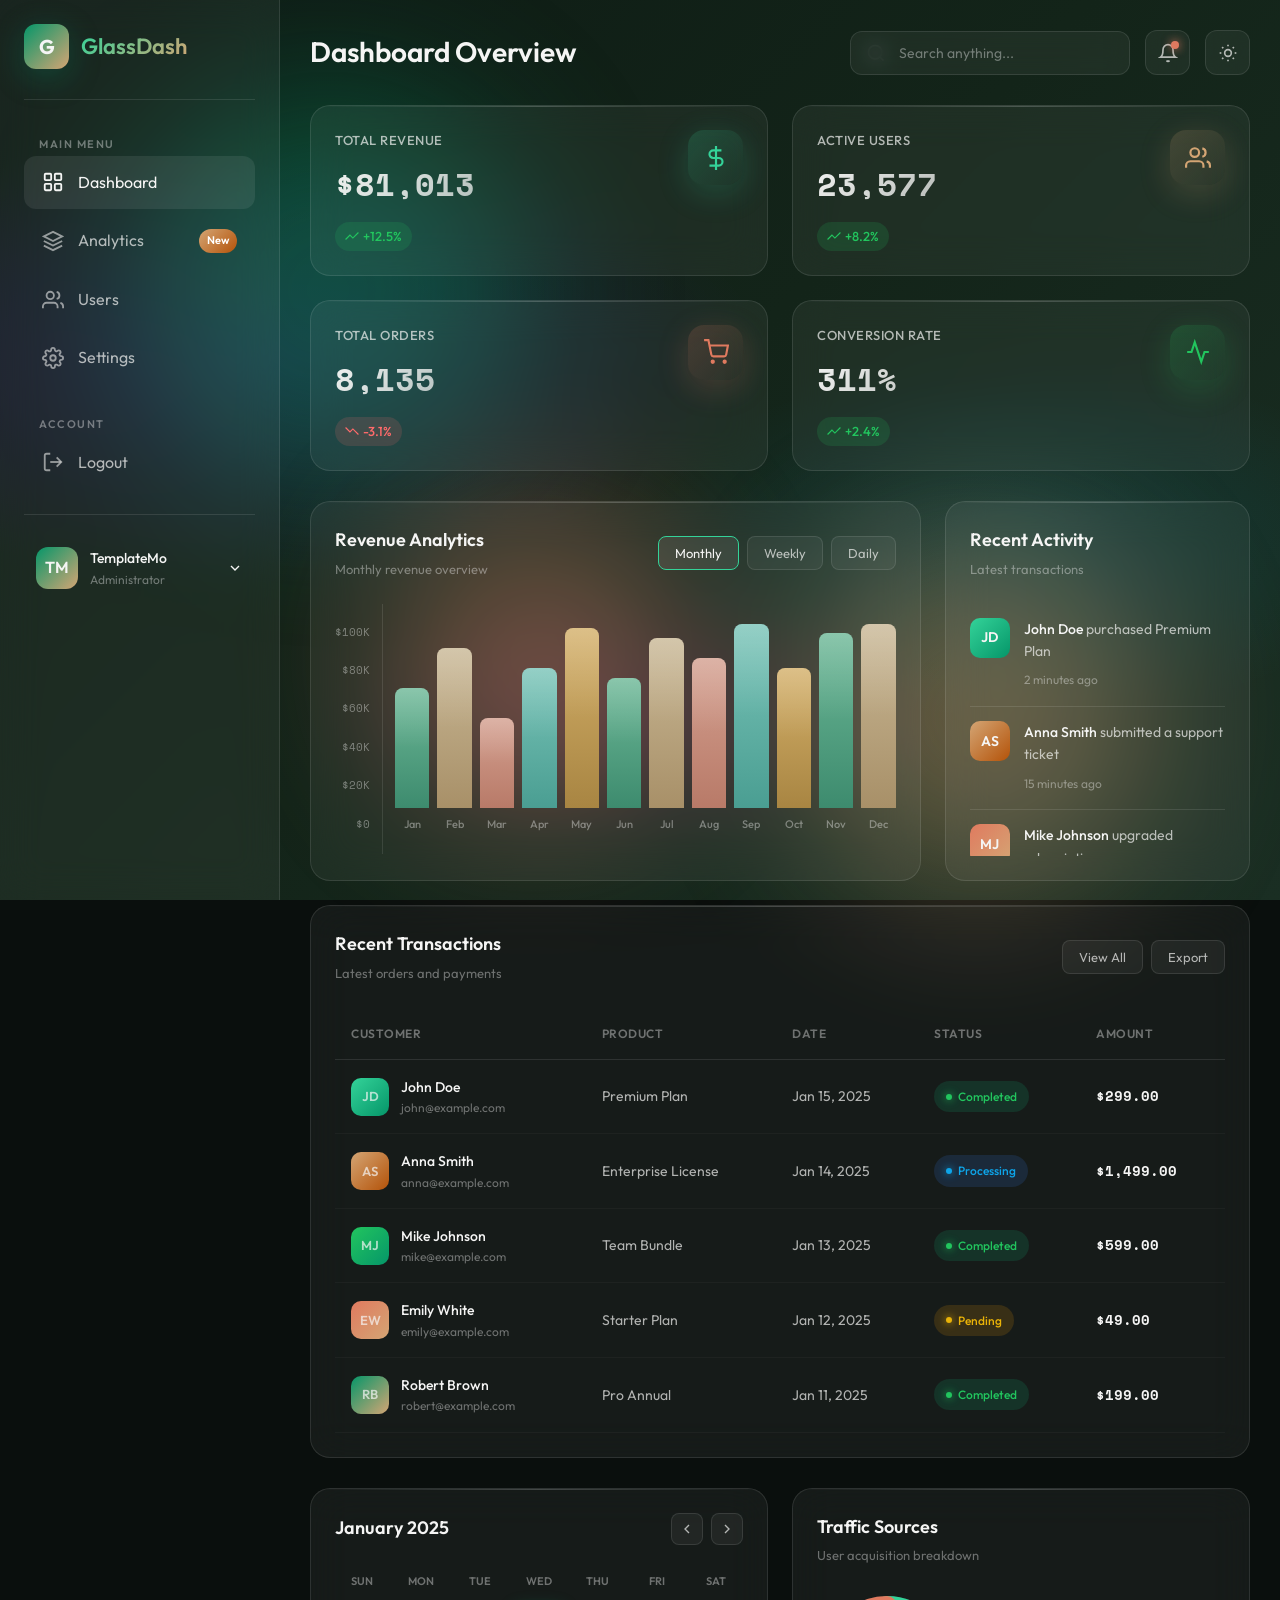
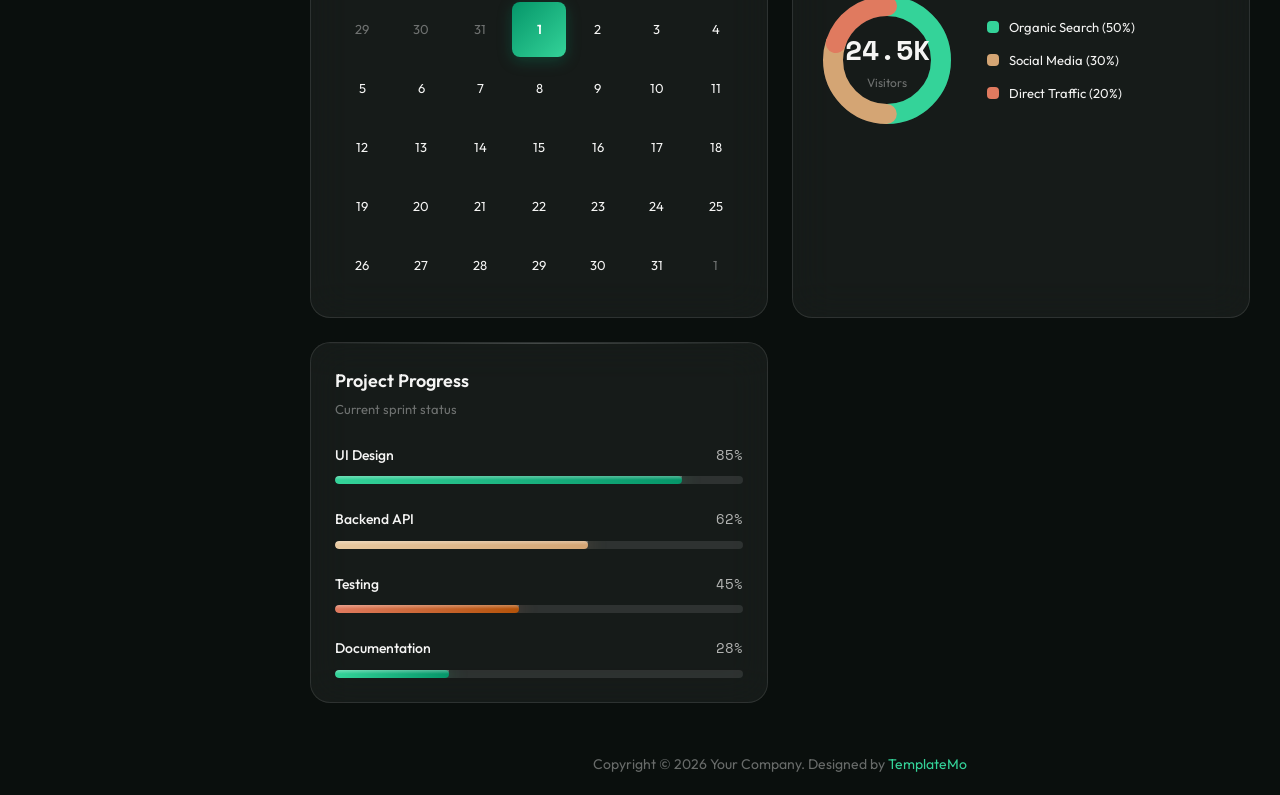
<file: admin/index.html>
<!DOCTYPE html>
<html lang="en">
<head>
    <meta charset="UTF-8">
    <meta name="viewport" content="width=device-width, initial-scale=1.0">
    <title>Admin Candra Kirana</title>
    <meta name="description" content="3D Glassmorphism Dashboard Template by TemplateMo">
    <link rel="preconnect" href="https://fonts.googleapis.com">
    <link rel="preconnect" href="https://fonts.gstatic.com" crossorigin>
    <link href="https://fonts.googleapis.com/css2?family=Outfit:wght@300;400;500;600;700&family=Space+Mono:wght@400;700&display=swap" rel="stylesheet">
    <link rel="stylesheet" href="templatemo-glass-admin-style.css">
    <!--

TemplateMo 607 Glass Admin

https://templatemo.com/tm-607-glass-admin

-->
</head>
<body>
    <!-- Animated Background -->
    <div class="background"></div>
    <div class="orb orb-1"></div>
    <div class="orb orb-2"></div>
    <div class="orb orb-3"></div>

    <div class="dashboard">
        <!-- Sidebar -->
        <aside class="sidebar" id="sidebar">
            <div class="sidebar-header">
                <div class="logo">G</div>
                <span class="logo-text">GlassDash</span>
            </div>

            <ul class="nav-menu">
                <li class="nav-section">
                    <span class="nav-section-title">Main Menu</span>
                    <ul>
                        <li class="nav-item">
                            <a href="index.html" class="nav-link active">
                                <svg class="nav-icon" viewBox="0 0 24 24" fill="none" stroke="currentColor" stroke-width="2">
                                    <rect x="3" y="3" width="7" height="7" rx="1"/>
                                    <rect x="14" y="3" width="7" height="7" rx="1"/>
                                    <rect x="3" y="14" width="7" height="7" rx="1"/>
                                    <rect x="14" y="14" width="7" height="7" rx="1"/>
                                </svg>
                                Dashboard
                            </a>
                        </li>
                        <li class="nav-item">
                            <a href="analytics.html" class="nav-link">
                                <svg class="nav-icon" viewBox="0 0 24 24" fill="none" stroke="currentColor" stroke-width="2">
                                    <path d="M12 2L2 7l10 5 10-5-10-5z"/>
                                    <path d="M2 17l10 5 10-5"/>
                                    <path d="M2 12l10 5 10-5"/>
                                </svg>
                                Analytics
                                <span class="nav-badge">New</span>
                            </a>
                        </li>
                        <li class="nav-item">
                            <a href="users.html" class="nav-link">
                                <svg class="nav-icon" viewBox="0 0 24 24" fill="none" stroke="currentColor" stroke-width="2">
                                    <path d="M17 21v-2a4 4 0 0 0-4-4H5a4 4 0 0 0-4 4v2"/>
                                    <circle cx="9" cy="7" r="4"/>
                                    <path d="M23 21v-2a4 4 0 0 0-3-3.87"/>
                                    <path d="M16 3.13a4 4 0 0 1 0 7.75"/>
                                </svg>
                                Users
                            </a>
                        </li>
                        <li class="nav-item">
                            <a href="settings.html" class="nav-link">
                                <svg class="nav-icon" viewBox="0 0 24 24" fill="none" stroke="currentColor" stroke-width="2">
                                    <circle cx="12" cy="12" r="3"/>
                                    <path d="M19.4 15a1.65 1.65 0 0 0 .33 1.82l.06.06a2 2 0 0 1 0 2.83 2 2 0 0 1-2.83 0l-.06-.06a1.65 1.65 0 0 0-1.82-.33 1.65 1.65 0 0 0-1 1.51V21a2 2 0 0 1-2 2 2 2 0 0 1-2-2v-.09A1.65 1.65 0 0 0 9 19.4a1.65 1.65 0 0 0-1.82.33l-.06.06a2 2 0 0 1-2.83 0 2 2 0 0 1 0-2.83l.06-.06a1.65 1.65 0 0 0 .33-1.82 1.65 1.65 0 0 0-1.51-1H3a2 2 0 0 1-2-2 2 2 0 0 1 2-2h.09A1.65 1.65 0 0 0 4.6 9a1.65 1.65 0 0 0-.33-1.82l-.06-.06a2 2 0 0 1 0-2.83 2 2 0 0 1 2.83 0l.06.06a1.65 1.65 0 0 0 1.82.33H9a1.65 1.65 0 0 0 1-1.51V3a2 2 0 0 1 2-2 2 2 0 0 1 2 2v.09a1.65 1.65 0 0 0 1 1.51 1.65 1.65 0 0 0 1.82-.33l.06-.06a2 2 0 0 1 2.83 0 2 2 0 0 1 0 2.83l-.06.06a1.65 1.65 0 0 0-.33 1.82V9a1.65 1.65 0 0 0 1.51 1H21a2 2 0 0 1 2 2 2 2 0 0 1-2 2h-.09a1.65 1.65 0 0 0-1.51 1z"/>
                                </svg>
                                Settings
                            </a>
                        </li>
                    </ul>
                </li>

                <li class="nav-section">
                    <span class="nav-section-title">Account</span>
                    <ul>
                        <li class="nav-item">
                            <a href="login.html" class="nav-link">
                                <svg class="nav-icon" viewBox="0 0 24 24" fill="none" stroke="currentColor" stroke-width="2">
                                    <path d="M9 21H5a2 2 0 0 1-2-2V5a2 2 0 0 1 2-2h4"/>
                                    <polyline points="16 17 21 12 16 7"/>
                                    <line x1="21" y1="12" x2="9" y2="12"/>
                                </svg>
                                Logout
                            </a>
                        </li>
                    </ul>
                </li>
            </ul>

            <div class="sidebar-footer">
                <div class="user-profile">
                    <div class="user-avatar">TM</div>
                    <div class="user-info">
                        <div class="user-name">TemplateMo</div>
                        <div class="user-role">Administrator</div>
                    </div>
                    <svg width="16" height="16" viewBox="0 0 24 24" fill="none" stroke="currentColor" stroke-width="2">
                        <polyline points="6 9 12 15 18 9"/>
                    </svg>
                </div>
            </div>
        </aside>

        <!-- Main Content -->
        <main class="main-content">
            <!-- Top Navbar -->
            <nav class="navbar">
                <h1 class="page-title">Dashboard Overview</h1>
                <div class="navbar-right">
                    <div class="search-box">
                        <svg class="search-icon" viewBox="0 0 24 24" fill="none" stroke="currentColor" stroke-width="2">
                            <circle cx="11" cy="11" r="8"/>
                            <line x1="21" y1="21" x2="16.65" y2="16.65"/>
                        </svg>
                        <input type="text" class="search-input" placeholder="Search anything...">
                    </div>
                    <button class="nav-btn">
                        <svg viewBox="0 0 24 24" fill="none" stroke="currentColor" stroke-width="2">
                            <path d="M18 8A6 6 0 0 0 6 8c0 7-3 9-3 9h18s-3-2-3-9"/>
                            <path d="M13.73 21a2 2 0 0 1-3.46 0"/>
                        </svg>
                        <span class="notification-dot"></span>
                    </button>
                    <button class="nav-btn" id="theme-toggle" title="Toggle Light/Dark Mode">
                        <svg class="icon-sun" viewBox="0 0 24 24" fill="none" stroke="currentColor" stroke-width="2">
                            <circle cx="12" cy="12" r="4"/>
                            <path d="M12 2v2"/><path d="M12 20v2"/>
                            <path d="M4.93 4.93l1.41 1.41"/><path d="M17.66 17.66l1.41 1.41"/>
                            <path d="M2 12h2"/><path d="M20 12h2"/>
                            <path d="M6.34 17.66l-1.41 1.41"/><path d="M19.07 4.93l-1.41 1.41"/>
                        </svg>
                        <svg class="icon-moon" viewBox="0 0 24 24" fill="none" stroke="currentColor" stroke-width="2" style="display: none;">
                            <path d="M21 12.79A9 9 0 1 1 11.21 3 7 7 0 0 0 21 12.79z"/>
                        </svg>
                    </button>
                </div>
            </nav>

            <!-- Stats Cards -->
            <section class="stats-grid">
                <div class="glass-card glass-card-3d stat-card">
                    <div class="stat-card-inner">
                        <div class="stat-info">
                            <h3>Total Revenue</h3>
                            <div class="stat-value">$84,254</div>
                            <span class="stat-change positive">
                                <svg width="14" height="14" viewBox="0 0 24 24" fill="none" stroke="currentColor" stroke-width="2"><polyline points="23 6 13.5 15.5 8.5 10.5 1 18"/></svg>
                                +12.5%
                            </span>
                        </div>
                        <div class="stat-icon cyan">
                            <svg viewBox="0 0 24 24" fill="none" stroke="var(--emerald-light)" stroke-width="2">
                                <line x1="12" y1="1" x2="12" y2="23"/><path d="M17 5H9.5a3.5 3.5 0 0 0 0 7h5a3.5 3.5 0 0 1 0 7H6"/>
                            </svg>
                        </div>
                    </div>
                </div>

                <div class="glass-card glass-card-3d stat-card">
                    <div class="stat-card-inner">
                        <div class="stat-info">
                            <h3>Active Users</h3>
                            <div class="stat-value">24,521</div>
                            <span class="stat-change positive">
                                <svg width="14" height="14" viewBox="0 0 24 24" fill="none" stroke="currentColor" stroke-width="2"><polyline points="23 6 13.5 15.5 8.5 10.5 1 18"/></svg>
                                +8.2%
                            </span>
                        </div>
                        <div class="stat-icon magenta">
                            <svg viewBox="0 0 24 24" fill="none" stroke="var(--gold)" stroke-width="2">
                                <path d="M17 21v-2a4 4 0 0 0-4-4H5a4 4 0 0 0-4 4v2"/><circle cx="9" cy="7" r="4"/>
                                <path d="M23 21v-2a4 4 0 0 0-3-3.87"/><path d="M16 3.13a4 4 0 0 1 0 7.75"/>
                            </svg>
                        </div>
                    </div>
                </div>

                <div class="glass-card glass-card-3d stat-card">
                    <div class="stat-card-inner">
                        <div class="stat-info">
                            <h3>Total Orders</h3>
                            <div class="stat-value">8,461</div>
                            <span class="stat-change negative">
                                <svg width="14" height="14" viewBox="0 0 24 24" fill="none" stroke="currentColor" stroke-width="2"><polyline points="23 18 13.5 8.5 8.5 13.5 1 6"/></svg>
                                -3.1%
                            </span>
                        </div>
                        <div class="stat-icon purple">
                            <svg viewBox="0 0 24 24" fill="none" stroke="var(--coral)" stroke-width="2">
                                <circle cx="9" cy="21" r="1"/><circle cx="20" cy="21" r="1"/>
                                <path d="M1 1h4l2.68 13.39a2 2 0 0 0 2 1.61h9.72a2 2 0 0 0 2-1.61L23 6H6"/>
                            </svg>
                        </div>
                    </div>
                </div>

                <div class="glass-card glass-card-3d stat-card">
                    <div class="stat-card-inner">
                        <div class="stat-info">
                            <h3>Conversion Rate</h3>
                            <div class="stat-value">3.24%</div>
                            <span class="stat-change positive">
                                <svg width="14" height="14" viewBox="0 0 24 24" fill="none" stroke="currentColor" stroke-width="2"><polyline points="23 6 13.5 15.5 8.5 10.5 1 18"/></svg>
                                +2.4%
                            </span>
                        </div>
                        <div class="stat-icon success">
                            <svg viewBox="0 0 24 24" fill="none" stroke="var(--success)" stroke-width="2">
                                <polyline points="22 12 18 12 15 21 9 3 6 12 2 12"/>
                            </svg>
                        </div>
                    </div>
                </div>
            </section>

            <!-- Content Grid -->
            <section class="content-grid">
                <!-- Chart Card -->
                <div class="glass-card chart-card">
                    <div class="card-header">
                        <div>
                            <h2 class="card-title">Revenue Analytics</h2>
                            <p class="card-subtitle">Monthly revenue overview</p>
                        </div>
                        <div class="card-actions">
                            <button class="card-btn active">Monthly</button>
                            <button class="card-btn">Weekly</button>
                            <button class="card-btn">Daily</button>
                        </div>
                    </div>
                    <div class="chart-wrapper">
                        <div class="chart-container">
                            <div class="chart-y-axis">
                                <span class="y-value">$100K</span>
                                <span class="y-value">$80K</span>
                                <span class="y-value">$60K</span>
                                <span class="y-value">$40K</span>
                                <span class="y-value">$20K</span>
                                <span class="y-value">$0</span>
                            </div>
                            <div class="chart-placeholder">
                                <div class="chart-bar-group"><div class="chart-bar bar-emerald" style="height: 120px;"></div><span class="chart-label">Jan</span></div>
                                <div class="chart-bar-group"><div class="chart-bar bar-gold" style="height: 160px;"></div><span class="chart-label">Feb</span></div>
                                <div class="chart-bar-group"><div class="chart-bar bar-coral" style="height: 90px;"></div><span class="chart-label">Mar</span></div>
                                <div class="chart-bar-group"><div class="chart-bar bar-teal" style="height: 140px;"></div><span class="chart-label">Apr</span></div>
                                <div class="chart-bar-group"><div class="chart-bar bar-amber" style="height: 180px;"></div><span class="chart-label">May</span></div>
                                <div class="chart-bar-group"><div class="chart-bar bar-emerald" style="height: 130px;"></div><span class="chart-label">Jun</span></div>
                                <div class="chart-bar-group"><div class="chart-bar bar-gold" style="height: 170px;"></div><span class="chart-label">Jul</span></div>
                                <div class="chart-bar-group"><div class="chart-bar bar-coral" style="height: 150px;"></div><span class="chart-label">Aug</span></div>
                                <div class="chart-bar-group"><div class="chart-bar bar-teal" style="height: 190px;"></div><span class="chart-label">Sep</span></div>
                                <div class="chart-bar-group"><div class="chart-bar bar-amber" style="height: 140px;"></div><span class="chart-label">Oct</span></div>
                                <div class="chart-bar-group"><div class="chart-bar bar-emerald" style="height: 175px;"></div><span class="chart-label">Nov</span></div>
                                <div class="chart-bar-group"><div class="chart-bar bar-gold" style="height: 200px;"></div><span class="chart-label">Dec</span></div>
                            </div>
                        </div>
                    </div>
                </div>

                <!-- Activity Feed -->
                <div class="glass-card activity-card">
                    <div class="card-header">
                        <div>
                            <h2 class="card-title">Recent Activity</h2>
                            <p class="card-subtitle">Latest transactions</p>
                        </div>
                    </div>
                    <div class="activity-list">
                        <div class="activity-item">
                            <div class="activity-avatar" style="background: linear-gradient(135deg, var(--emerald-light), var(--emerald));">JD</div>
                            <div class="activity-content">
                                <p class="activity-text"><strong>John Doe</strong> purchased Premium Plan</p>
                                <span class="activity-time">2 minutes ago</span>
                            </div>
                        </div>
                        <div class="activity-item">
                            <div class="activity-avatar" style="background: linear-gradient(135deg, var(--gold), var(--amber));">AS</div>
                            <div class="activity-content">
                                <p class="activity-text"><strong>Anna Smith</strong> submitted a support ticket</p>
                                <span class="activity-time">15 minutes ago</span>
                            </div>
                        </div>
                        <div class="activity-item">
                            <div class="activity-avatar" style="background: linear-gradient(135deg, var(--coral), var(--gold));">MJ</div>
                            <div class="activity-content">
                                <p class="activity-text"><strong>Mike Johnson</strong> upgraded subscription</p>
                                <span class="activity-time">1 hour ago</span>
                            </div>
                        </div>
                        <div class="activity-item">
                            <div class="activity-avatar" style="background: linear-gradient(135deg, var(--success), var(--emerald));">EW</div>
                            <div class="activity-content">
                                <p class="activity-text"><strong>Emily White</strong> completed onboarding</p>
                                <span class="activity-time">2 hours ago</span>
                            </div>
                        </div>
                        <div class="activity-item">
                            <div class="activity-avatar" style="background: linear-gradient(135deg, var(--warning), var(--gold));">RB</div>
                            <div class="activity-content">
                                <p class="activity-text"><strong>Robert Brown</strong> requested refund</p>
                                <span class="activity-time">3 hours ago</span>
                            </div>
                        </div>
                    </div>
                </div>

                <!-- Data Table -->
                <div class="glass-card table-card">
                    <div class="card-header">
                        <div>
                            <h2 class="card-title">Recent Transactions</h2>
                            <p class="card-subtitle">Latest orders and payments</p>
                        </div>
                        <div class="card-actions">
                            <button class="card-btn">View All</button>
                            <button class="card-btn">Export</button>
                        </div>
                    </div>
                    <div class="table-wrapper">
                        <table class="data-table">
                            <thead>
                                <tr>
                                    <th>Customer</th>
                                    <th>Product</th>
                                    <th>Date</th>
                                    <th>Status</th>
                                    <th>Amount</th>
                                </tr>
                            </thead>
                            <tbody>
                                <tr>
                                    <td><div class="table-user"><div class="table-avatar" style="background: linear-gradient(135deg, var(--emerald-light), var(--emerald));">JD</div><div class="table-user-info"><span class="table-user-name">John Doe</span><span class="table-user-email">john@example.com</span></div></div></td>
                                    <td>Premium Plan</td>
                                    <td>Jan 15, 2025</td>
                                    <td><span class="status-badge completed">Completed</span></td>
                                    <td><span class="table-amount">$299.00</span></td>
                                </tr>
                                <tr>
                                    <td><div class="table-user"><div class="table-avatar" style="background: linear-gradient(135deg, var(--gold), var(--amber));">AS</div><div class="table-user-info"><span class="table-user-name">Anna Smith</span><span class="table-user-email">anna@example.com</span></div></div></td>
                                    <td>Enterprise License</td>
                                    <td>Jan 14, 2025</td>
                                    <td><span class="status-badge processing">Processing</span></td>
                                    <td><span class="table-amount">$1,499.00</span></td>
                                </tr>
                                <tr>
                                    <td><div class="table-user"><div class="table-avatar" style="background: linear-gradient(135deg, var(--success), var(--emerald));">MJ</div><div class="table-user-info"><span class="table-user-name">Mike Johnson</span><span class="table-user-email">mike@example.com</span></div></div></td>
                                    <td>Team Bundle</td>
                                    <td>Jan 13, 2025</td>
                                    <td><span class="status-badge completed">Completed</span></td>
                                    <td><span class="table-amount">$599.00</span></td>
                                </tr>
                                <tr>
                                    <td><div class="table-user"><div class="table-avatar" style="background: linear-gradient(135deg, var(--coral), var(--gold));">EW</div><div class="table-user-info"><span class="table-user-name">Emily White</span><span class="table-user-email">emily@example.com</span></div></div></td>
                                    <td>Starter Plan</td>
                                    <td>Jan 12, 2025</td>
                                    <td><span class="status-badge pending">Pending</span></td>
                                    <td><span class="table-amount">$49.00</span></td>
                                </tr>
                                <tr>
                                    <td><div class="table-user"><div class="table-avatar" style="background: linear-gradient(135deg, var(--emerald), var(--gold));">RB</div><div class="table-user-info"><span class="table-user-name">Robert Brown</span><span class="table-user-email">robert@example.com</span></div></div></td>
                                    <td>Pro Annual</td>
                                    <td>Jan 11, 2025</td>
                                    <td><span class="status-badge completed">Completed</span></td>
                                    <td><span class="table-amount">$199.00</span></td>
                                </tr>
                            </tbody>
                        </table>
                    </div>
                </div>
            </section>

            <!-- Bottom Grid -->
            <section class="bottom-grid">
                <!-- Calendar Widget -->
                <div class="glass-card">
                    <div class="calendar-header">
                        <h2 class="card-title">January 2025</h2>
                        <div class="calendar-nav">
                            <button class="calendar-nav-btn"><svg viewBox="0 0 24 24" fill="none" stroke="currentColor" stroke-width="2"><polyline points="15 18 9 12 15 6"/></svg></button>
                            <button class="calendar-nav-btn"><svg viewBox="0 0 24 24" fill="none" stroke="currentColor" stroke-width="2"><polyline points="9 18 15 12 9 6"/></svg></button>
                        </div>
                    </div>
                    <div class="calendar-grid">
                        <span class="calendar-day-name">Sun</span><span class="calendar-day-name">Mon</span><span class="calendar-day-name">Tue</span><span class="calendar-day-name">Wed</span><span class="calendar-day-name">Thu</span><span class="calendar-day-name">Fri</span><span class="calendar-day-name">Sat</span>
                        <span class="calendar-day other-month">29</span><span class="calendar-day other-month">30</span><span class="calendar-day other-month">31</span><span class="calendar-day today">1</span><span class="calendar-day">2</span><span class="calendar-day">3</span><span class="calendar-day">4</span>
                        <span class="calendar-day">5</span><span class="calendar-day">6</span><span class="calendar-day">7</span><span class="calendar-day">8</span><span class="calendar-day">9</span><span class="calendar-day">10</span><span class="calendar-day">11</span>
                        <span class="calendar-day">12</span><span class="calendar-day">13</span><span class="calendar-day">14</span><span class="calendar-day">15</span><span class="calendar-day">16</span><span class="calendar-day">17</span><span class="calendar-day">18</span>
                        <span class="calendar-day">19</span><span class="calendar-day">20</span><span class="calendar-day">21</span><span class="calendar-day">22</span><span class="calendar-day">23</span><span class="calendar-day">24</span><span class="calendar-day">25</span>
                        <span class="calendar-day">26</span><span class="calendar-day">27</span><span class="calendar-day">28</span><span class="calendar-day">29</span><span class="calendar-day">30</span><span class="calendar-day">31</span><span class="calendar-day other-month">1</span>
                    </div>
                </div>

                <!-- Donut Chart -->
                <div class="glass-card">
                    <div class="card-header">
                        <div>
                            <h2 class="card-title">Traffic Sources</h2>
                            <p class="card-subtitle">User acquisition breakdown</p>
                        </div>
                    </div>
                    <div class="donut-container">
                        <div class="donut-chart">
                            <svg width="140" height="140" viewBox="0 0 140 140">
                                <circle class="donut-bg" cx="70" cy="70" r="54"/>
                                <circle class="donut-segment" cx="70" cy="70" r="54" stroke="var(--emerald-light)" stroke-dasharray="169.6 339.3" stroke-dashoffset="0"/>
                                <circle class="donut-segment" cx="70" cy="70" r="54" stroke="var(--gold)" stroke-dasharray="101.8 339.3" stroke-dashoffset="-169.6"/>
                                <circle class="donut-segment" cx="70" cy="70" r="54" stroke="var(--coral)" stroke-dasharray="67.9 339.3" stroke-dashoffset="-271.4"/>
                            </svg>
                            <div class="donut-center">
                                <div class="donut-value">24.5K</div>
                                <div class="donut-label">Visitors</div>
                            </div>
                        </div>
                        <div class="donut-legend">
                            <div class="legend-item"><span class="legend-color cyan"></span><span>Organic Search (50%)</span></div>
                            <div class="legend-item"><span class="legend-color magenta"></span><span>Social Media (30%)</span></div>
                            <div class="legend-item"><span class="legend-color purple"></span><span>Direct Traffic (20%)</span></div>
                        </div>
                    </div>
                </div>

                <!-- Progress Card -->
                <div class="glass-card progress-card">
                    <div class="card-header">
                        <div>
                            <h2 class="card-title">Project Progress</h2>
                            <p class="card-subtitle">Current sprint status</p>
                        </div>
                    </div>
                    <div class="progress-item">
                        <div class="progress-header"><span class="progress-label">UI Design</span><span class="progress-value">85%</span></div>
                        <div class="progress-bar"><div class="progress-fill cyan" style="width: 85%;"></div></div>
                    </div>
                    <div class="progress-item">
                        <div class="progress-header"><span class="progress-label">Backend API</span><span class="progress-value">62%</span></div>
                        <div class="progress-bar"><div class="progress-fill magenta" style="width: 62%;"></div></div>
                    </div>
                    <div class="progress-item">
                        <div class="progress-header"><span class="progress-label">Testing</span><span class="progress-value">45%</span></div>
                        <div class="progress-bar"><div class="progress-fill purple" style="width: 45%;"></div></div>
                    </div>
                    <div class="progress-item">
                        <div class="progress-header"><span class="progress-label">Documentation</span><span class="progress-value">28%</span></div>
                        <div class="progress-bar"><div class="progress-fill cyan" style="width: 28%;"></div></div>
                    </div>
                </div>
            </section>
        </main>
    </div>

    <!-- Mobile Menu Toggle -->
    <button class="mobile-menu-toggle">
        <svg viewBox="0 0 24 24" fill="none" stroke="currentColor" stroke-width="2">
            <line x1="3" y1="12" x2="21" y2="12"/><line x1="3" y1="6" x2="21" y2="6"/><line x1="3" y1="18" x2="21" y2="18"/>
        </svg>
    </button>

    <!-- Footer -->
    <footer class="site-footer">
        <p>Copyright © 2026 Your Company. Designed by <a href="https://templatemo.com" target="_blank" rel="nofollow">TemplateMo</a></p>
    </footer>

    <script src="templatemo-glass-admin-script.js"></script>
    <!-- TemplateMo 607 Glass Admin -->
</body>
</html>
</file>
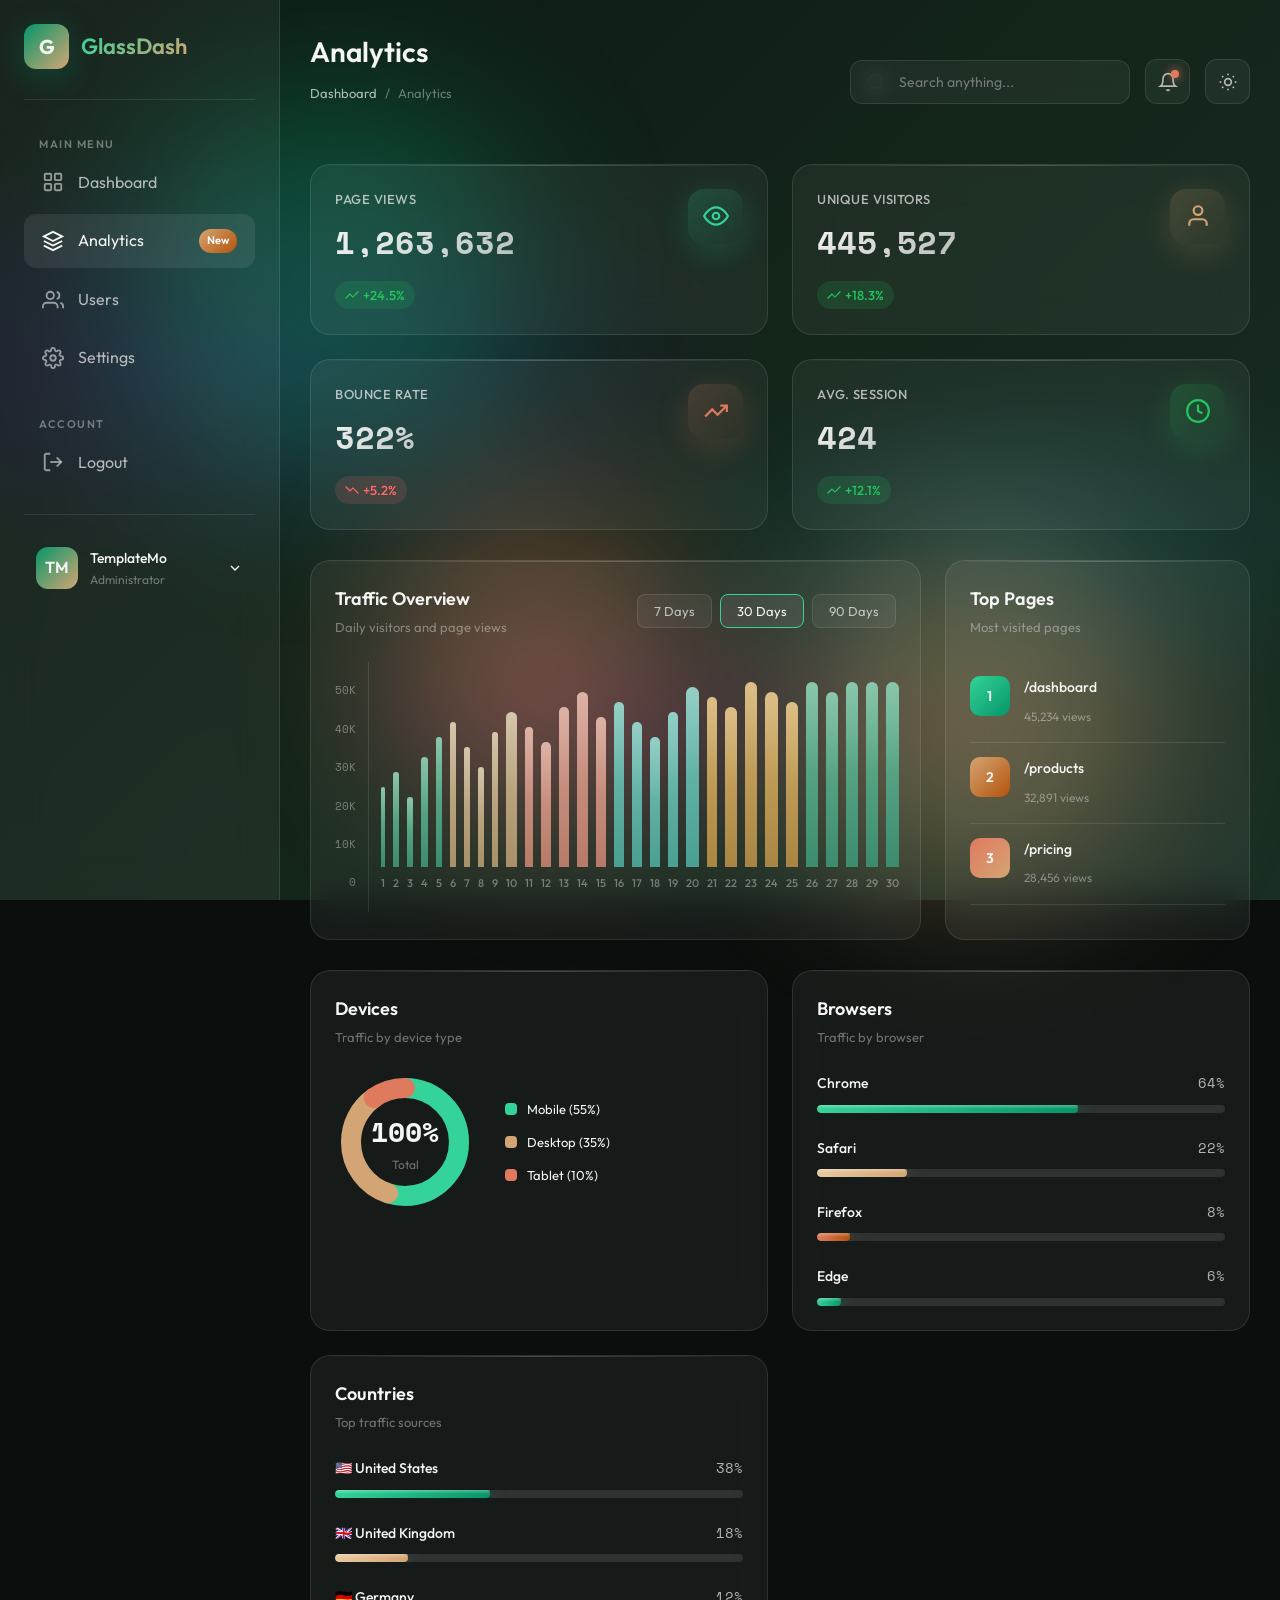
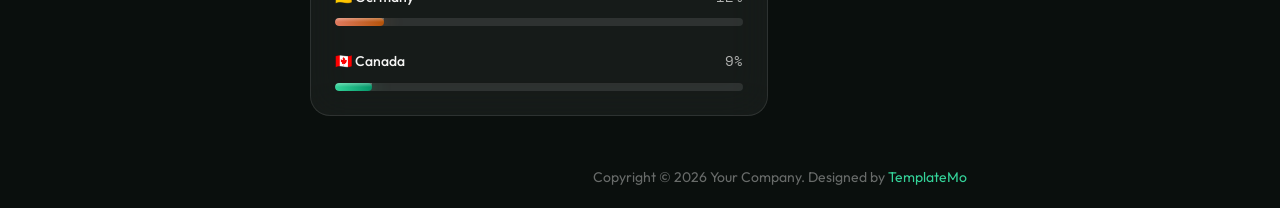
<file: admin/analytics.html>
<!DOCTYPE html>
<html lang="en">
<head>
    <meta charset="UTF-8">
    <meta name="viewport" content="width=device-width, initial-scale=1.0">
    <title>Analytics - 3D Glassmorphism Dashboard</title>
    <meta name="description" content="3D Glassmorphism Dashboard Template by TemplateMo">
    <link rel="preconnect" href="https://fonts.googleapis.com">
    <link rel="preconnect" href="https://fonts.gstatic.com" crossorigin>
    <link href="https://fonts.googleapis.com/css2?family=Outfit:wght@300;400;500;600;700&family=Space+Mono:wght@400;700&display=swap" rel="stylesheet">
    <link rel="stylesheet" href="templatemo-glass-admin-style.css">
    <!--

TemplateMo 607 Glass Admin

https://templatemo.com/tm-607-glass-admin

-->
</head>
<body>
    <!-- Animated Background -->
    <div class="background"></div>
    <div class="orb orb-1"></div>
    <div class="orb orb-2"></div>
    <div class="orb orb-3"></div>

    <div class="dashboard">
        <!-- Sidebar -->
        <aside class="sidebar" id="sidebar">
            <div class="sidebar-header">
                <div class="logo">G</div>
                <span class="logo-text">GlassDash</span>
            </div>

            <ul class="nav-menu">
                <li class="nav-section">
                    <span class="nav-section-title">Main Menu</span>
                    <ul>
                        <li class="nav-item">
                            <a href="index.html" class="nav-link">
                                <svg class="nav-icon" viewBox="0 0 24 24" fill="none" stroke="currentColor" stroke-width="2">
                                    <rect x="3" y="3" width="7" height="7" rx="1"/><rect x="14" y="3" width="7" height="7" rx="1"/>
                                    <rect x="3" y="14" width="7" height="7" rx="1"/><rect x="14" y="14" width="7" height="7" rx="1"/>
                                </svg>
                                Dashboard
                            </a>
                        </li>
                        <li class="nav-item">
                            <a href="analytics.html" class="nav-link active">
                                <svg class="nav-icon" viewBox="0 0 24 24" fill="none" stroke="currentColor" stroke-width="2">
                                    <path d="M12 2L2 7l10 5 10-5-10-5z"/><path d="M2 17l10 5 10-5"/><path d="M2 12l10 5 10-5"/>
                                </svg>
                                Analytics
                                <span class="nav-badge">New</span>
                            </a>
                        </li>
                        <li class="nav-item">
                            <a href="users.html" class="nav-link">
                                <svg class="nav-icon" viewBox="0 0 24 24" fill="none" stroke="currentColor" stroke-width="2">
                                    <path d="M17 21v-2a4 4 0 0 0-4-4H5a4 4 0 0 0-4 4v2"/><circle cx="9" cy="7" r="4"/>
                                    <path d="M23 21v-2a4 4 0 0 0-3-3.87"/><path d="M16 3.13a4 4 0 0 1 0 7.75"/>
                                </svg>
                                Users
                            </a>
                        </li>
                        <li class="nav-item">
                            <a href="settings.html" class="nav-link">
                                <svg class="nav-icon" viewBox="0 0 24 24" fill="none" stroke="currentColor" stroke-width="2">
                                    <circle cx="12" cy="12" r="3"/>
                                    <path d="M19.4 15a1.65 1.65 0 0 0 .33 1.82l.06.06a2 2 0 0 1 0 2.83 2 2 0 0 1-2.83 0l-.06-.06a1.65 1.65 0 0 0-1.82-.33 1.65 1.65 0 0 0-1 1.51V21a2 2 0 0 1-2 2 2 2 0 0 1-2-2v-.09A1.65 1.65 0 0 0 9 19.4a1.65 1.65 0 0 0-1.82.33l-.06.06a2 2 0 0 1-2.83 0 2 2 0 0 1 0-2.83l.06-.06a1.65 1.65 0 0 0 .33-1.82 1.65 1.65 0 0 0-1.51-1H3a2 2 0 0 1-2-2 2 2 0 0 1 2-2h.09A1.65 1.65 0 0 0 4.6 9a1.65 1.65 0 0 0-.33-1.82l-.06-.06a2 2 0 0 1 0-2.83 2 2 0 0 1 2.83 0l.06.06a1.65 1.65 0 0 0 1.82.33H9a1.65 1.65 0 0 0 1-1.51V3a2 2 0 0 1 2-2 2 2 0 0 1 2 2v.09a1.65 1.65 0 0 0 1 1.51 1.65 1.65 0 0 0 1.82-.33l.06-.06a2 2 0 0 1 2.83 0 2 2 0 0 1 0 2.83l-.06.06a1.65 1.65 0 0 0-.33 1.82V9a1.65 1.65 0 0 0 1.51 1H21a2 2 0 0 1 2 2 2 2 0 0 1-2 2h-.09a1.65 1.65 0 0 0-1.51 1z"/>
                                </svg>
                                Settings
                            </a>
                        </li>
                    </ul>
                </li>

                <li class="nav-section">
                    <span class="nav-section-title">Account</span>
                    <ul>
                        <li class="nav-item">
                            <a href="login.html" class="nav-link">
                                <svg class="nav-icon" viewBox="0 0 24 24" fill="none" stroke="currentColor" stroke-width="2">
                                    <path d="M9 21H5a2 2 0 0 1-2-2V5a2 2 0 0 1 2-2h4"/>
                                    <polyline points="16 17 21 12 16 7"/><line x1="21" y1="12" x2="9" y2="12"/>
                                </svg>
                                Logout
                            </a>
                        </li>
                    </ul>
                </li>
            </ul>

            <div class="sidebar-footer">
                <div class="user-profile">
                    <div class="user-avatar">TM</div>
                    <div class="user-info">
                        <div class="user-name">TemplateMo</div>
                        <div class="user-role">Administrator</div>
                    </div>
                    <svg width="16" height="16" viewBox="0 0 24 24" fill="none" stroke="currentColor" stroke-width="2">
                        <polyline points="6 9 12 15 18 9"/>
                    </svg>
                </div>
            </div>
        </aside>

        <!-- Main Content -->
        <main class="main-content">
            <!-- Top Navbar -->
            <nav class="navbar">
                <div class="page-header">
                    <h1 class="page-title">Analytics</h1>
                    <div class="page-breadcrumb">
                        <a href="index.html">Dashboard</a>
                        <span>/</span>
                        <span>Analytics</span>
                    </div>
                </div>
                <div class="navbar-right">
                    <div class="search-box">
                        <svg class="search-icon" viewBox="0 0 24 24" fill="none" stroke="currentColor" stroke-width="2">
                            <circle cx="11" cy="11" r="8"/><line x1="21" y1="21" x2="16.65" y2="16.65"/>
                        </svg>
                        <input type="text" class="search-input" placeholder="Search anything...">
                    </div>
                    <button class="nav-btn">
                        <svg viewBox="0 0 24 24" fill="none" stroke="currentColor" stroke-width="2">
                            <path d="M18 8A6 6 0 0 0 6 8c0 7-3 9-3 9h18s-3-2-3-9"/><path d="M13.73 21a2 2 0 0 1-3.46 0"/>
                        </svg>
                        <span class="notification-dot"></span>
                    </button>
                    <button class="nav-btn" id="theme-toggle" title="Toggle Light/Dark Mode">
                        <svg class="icon-sun" viewBox="0 0 24 24" fill="none" stroke="currentColor" stroke-width="2">
                            <circle cx="12" cy="12" r="4"/><path d="M12 2v2"/><path d="M12 20v2"/>
                            <path d="M4.93 4.93l1.41 1.41"/><path d="M17.66 17.66l1.41 1.41"/>
                            <path d="M2 12h2"/><path d="M20 12h2"/>
                            <path d="M6.34 17.66l-1.41 1.41"/><path d="M19.07 4.93l-1.41 1.41"/>
                        </svg>
                        <svg class="icon-moon" viewBox="0 0 24 24" fill="none" stroke="currentColor" stroke-width="2" style="display: none;">
                            <path d="M21 12.79A9 9 0 1 1 11.21 3 7 7 0 0 0 21 12.79z"/>
                        </svg>
                    </button>
                </div>
            </nav>

            <!-- Stats Cards -->
            <section class="stats-grid">
                <div class="glass-card glass-card-3d stat-card">
                    <div class="stat-card-inner">
                        <div class="stat-info">
                            <h3>Page Views</h3>
                            <div class="stat-value">1,284,521</div>
                            <span class="stat-change positive">
                                <svg width="14" height="14" viewBox="0 0 24 24" fill="none" stroke="currentColor" stroke-width="2"><polyline points="23 6 13.5 15.5 8.5 10.5 1 18"/></svg>
                                +24.5%
                            </span>
                        </div>
                        <div class="stat-icon cyan">
                            <svg viewBox="0 0 24 24" fill="none" stroke="var(--emerald-light)" stroke-width="2">
                                <path d="M1 12s4-8 11-8 11 8 11 8-4 8-11 8-11-8-11-8z"/><circle cx="12" cy="12" r="3"/>
                            </svg>
                        </div>
                    </div>
                </div>

                <div class="glass-card glass-card-3d stat-card">
                    <div class="stat-card-inner">
                        <div class="stat-info">
                            <h3>Unique Visitors</h3>
                            <div class="stat-value">452,892</div>
                            <span class="stat-change positive">
                                <svg width="14" height="14" viewBox="0 0 24 24" fill="none" stroke="currentColor" stroke-width="2"><polyline points="23 6 13.5 15.5 8.5 10.5 1 18"/></svg>
                                +18.3%
                            </span>
                        </div>
                        <div class="stat-icon magenta">
                            <svg viewBox="0 0 24 24" fill="none" stroke="var(--gold)" stroke-width="2">
                                <path d="M20 21v-2a4 4 0 0 0-4-4H8a4 4 0 0 0-4 4v2"/><circle cx="12" cy="7" r="4"/>
                            </svg>
                        </div>
                    </div>
                </div>

                <div class="glass-card glass-card-3d stat-card">
                    <div class="stat-card-inner">
                        <div class="stat-info">
                            <h3>Bounce Rate</h3>
                            <div class="stat-value">32.8%</div>
                            <span class="stat-change negative">
                                <svg width="14" height="14" viewBox="0 0 24 24" fill="none" stroke="currentColor" stroke-width="2"><polyline points="23 18 13.5 8.5 8.5 13.5 1 6"/></svg>
                                +5.2%
                            </span>
                        </div>
                        <div class="stat-icon purple">
                            <svg viewBox="0 0 24 24" fill="none" stroke="var(--coral)" stroke-width="2">
                                <polyline points="22 7 13.5 15.5 8.5 10.5 2 17"/><polyline points="16 7 22 7 22 13"/>
                            </svg>
                        </div>
                    </div>
                </div>

                <div class="glass-card glass-card-3d stat-card">
                    <div class="stat-card-inner">
                        <div class="stat-info">
                            <h3>Avg. Session</h3>
                            <div class="stat-value">4:32</div>
                            <span class="stat-change positive">
                                <svg width="14" height="14" viewBox="0 0 24 24" fill="none" stroke="currentColor" stroke-width="2"><polyline points="23 6 13.5 15.5 8.5 10.5 1 18"/></svg>
                                +12.1%
                            </span>
                        </div>
                        <div class="stat-icon success">
                            <svg viewBox="0 0 24 24" fill="none" stroke="var(--success)" stroke-width="2">
                                <circle cx="12" cy="12" r="10"/><polyline points="12 6 12 12 16 14"/>
                            </svg>
                        </div>
                    </div>
                </div>
            </section>

            <!-- Content Grid -->
            <section class="content-grid">
                <!-- Main Chart -->
                <div class="glass-card chart-card">
                    <div class="card-header">
                        <div>
                            <h2 class="card-title">Traffic Overview</h2>
                            <p class="card-subtitle">Daily visitors and page views</p>
                        </div>
                        <div class="card-actions">
                            <button class="card-btn">7 Days</button>
                            <button class="card-btn active">30 Days</button>
                            <button class="card-btn">90 Days</button>
                        </div>
                    </div>
                    <div class="chart-wrapper">
                        <div class="chart-container">
                            <div class="chart-y-axis">
                                <span class="y-value">50K</span>
                                <span class="y-value">40K</span>
                                <span class="y-value">30K</span>
                                <span class="y-value">20K</span>
                                <span class="y-value">10K</span>
                                <span class="y-value">0</span>
                            </div>
                            <div class="chart-placeholder">
                                <div class="chart-bar-group"><div class="chart-bar bar-emerald" style="height: 80px;"></div><span class="chart-label">1</span></div>
                                <div class="chart-bar-group"><div class="chart-bar bar-emerald" style="height: 95px;"></div><span class="chart-label">2</span></div>
                                <div class="chart-bar-group"><div class="chart-bar bar-emerald" style="height: 70px;"></div><span class="chart-label">3</span></div>
                                <div class="chart-bar-group"><div class="chart-bar bar-emerald" style="height: 110px;"></div><span class="chart-label">4</span></div>
                                <div class="chart-bar-group"><div class="chart-bar bar-emerald" style="height: 130px;"></div><span class="chart-label">5</span></div>
                                <div class="chart-bar-group"><div class="chart-bar bar-gold" style="height: 145px;"></div><span class="chart-label">6</span></div>
                                <div class="chart-bar-group"><div class="chart-bar bar-gold" style="height: 120px;"></div><span class="chart-label">7</span></div>
                                <div class="chart-bar-group"><div class="chart-bar bar-gold" style="height: 100px;"></div><span class="chart-label">8</span></div>
                                <div class="chart-bar-group"><div class="chart-bar bar-gold" style="height: 135px;"></div><span class="chart-label">9</span></div>
                                <div class="chart-bar-group"><div class="chart-bar bar-gold" style="height: 155px;"></div><span class="chart-label">10</span></div>
                                <div class="chart-bar-group"><div class="chart-bar bar-coral" style="height: 140px;"></div><span class="chart-label">11</span></div>
                                <div class="chart-bar-group"><div class="chart-bar bar-coral" style="height: 125px;"></div><span class="chart-label">12</span></div>
                                <div class="chart-bar-group"><div class="chart-bar bar-coral" style="height: 160px;"></div><span class="chart-label">13</span></div>
                                <div class="chart-bar-group"><div class="chart-bar bar-coral" style="height: 175px;"></div><span class="chart-label">14</span></div>
                                <div class="chart-bar-group"><div class="chart-bar bar-coral" style="height: 150px;"></div><span class="chart-label">15</span></div>
                                <div class="chart-bar-group"><div class="chart-bar bar-teal" style="height: 165px;"></div><span class="chart-label">16</span></div>
                                <div class="chart-bar-group"><div class="chart-bar bar-teal" style="height: 145px;"></div><span class="chart-label">17</span></div>
                                <div class="chart-bar-group"><div class="chart-bar bar-teal" style="height: 130px;"></div><span class="chart-label">18</span></div>
                                <div class="chart-bar-group"><div class="chart-bar bar-teal" style="height: 155px;"></div><span class="chart-label">19</span></div>
                                <div class="chart-bar-group"><div class="chart-bar bar-teal" style="height: 180px;"></div><span class="chart-label">20</span></div>
                                <div class="chart-bar-group"><div class="chart-bar bar-amber" style="height: 170px;"></div><span class="chart-label">21</span></div>
                                <div class="chart-bar-group"><div class="chart-bar bar-amber" style="height: 160px;"></div><span class="chart-label">22</span></div>
                                <div class="chart-bar-group"><div class="chart-bar bar-amber" style="height: 185px;"></div><span class="chart-label">23</span></div>
                                <div class="chart-bar-group"><div class="chart-bar bar-amber" style="height: 175px;"></div><span class="chart-label">24</span></div>
                                <div class="chart-bar-group"><div class="chart-bar bar-amber" style="height: 165px;"></div><span class="chart-label">25</span></div>
                                <div class="chart-bar-group"><div class="chart-bar bar-emerald" style="height: 190px;"></div><span class="chart-label">26</span></div>
                                <div class="chart-bar-group"><div class="chart-bar bar-emerald" style="height: 175px;"></div><span class="chart-label">27</span></div>
                                <div class="chart-bar-group"><div class="chart-bar bar-emerald" style="height: 195px;"></div><span class="chart-label">28</span></div>
                                <div class="chart-bar-group"><div class="chart-bar bar-emerald" style="height: 185px;"></div><span class="chart-label">29</span></div>
                                <div class="chart-bar-group"><div class="chart-bar bar-emerald" style="height: 200px;"></div><span class="chart-label">30</span></div>
                            </div>
                        </div>
                    </div>
                </div>

                <!-- Top Pages -->
                <div class="glass-card activity-card">
                    <div class="card-header">
                        <div>
                            <h2 class="card-title">Top Pages</h2>
                            <p class="card-subtitle">Most visited pages</p>
                        </div>
                    </div>
                    <div class="activity-list">
                        <div class="activity-item">
                            <div class="activity-avatar" style="background: linear-gradient(135deg, var(--emerald-light), var(--emerald));">1</div>
                            <div class="activity-content">
                                <p class="activity-text"><strong>/dashboard</strong></p>
                                <span class="activity-time">45,234 views</span>
                            </div>
                        </div>
                        <div class="activity-item">
                            <div class="activity-avatar" style="background: linear-gradient(135deg, var(--gold), var(--amber));">2</div>
                            <div class="activity-content">
                                <p class="activity-text"><strong>/products</strong></p>
                                <span class="activity-time">32,891 views</span>
                            </div>
                        </div>
                        <div class="activity-item">
                            <div class="activity-avatar" style="background: linear-gradient(135deg, var(--coral), var(--gold));">3</div>
                            <div class="activity-content">
                                <p class="activity-text"><strong>/pricing</strong></p>
                                <span class="activity-time">28,456 views</span>
                            </div>
                        </div>
                        <div class="activity-item">
                            <div class="activity-avatar" style="background: linear-gradient(135deg, var(--success), var(--emerald));">4</div>
                            <div class="activity-content">
                                <p class="activity-text"><strong>/about</strong></p>
                                <span class="activity-time">19,234 views</span>
                            </div>
                        </div>
                        <div class="activity-item">
                            <div class="activity-avatar" style="background: linear-gradient(135deg, var(--warning), var(--gold));">5</div>
                            <div class="activity-content">
                                <p class="activity-text"><strong>/contact</strong></p>
                                <span class="activity-time">12,567 views</span>
                            </div>
                        </div>
                    </div>
                </div>
            </section>

            <!-- Bottom Grid -->
            <section class="bottom-grid">
                <!-- Device Breakdown -->
                <div class="glass-card">
                    <div class="card-header">
                        <div>
                            <h2 class="card-title">Devices</h2>
                            <p class="card-subtitle">Traffic by device type</p>
                        </div>
                    </div>
                    <div class="donut-container">
                        <div class="donut-chart">
                            <svg width="140" height="140" viewBox="0 0 140 140">
                                <circle class="donut-bg" cx="70" cy="70" r="54"/>
                                <circle class="donut-segment" cx="70" cy="70" r="54" stroke="var(--emerald-light)" stroke-dasharray="186.6 339.3" stroke-dashoffset="0"/>
                                <circle class="donut-segment" cx="70" cy="70" r="54" stroke="var(--gold)" stroke-dasharray="118.8 339.3" stroke-dashoffset="-186.6"/>
                                <circle class="donut-segment" cx="70" cy="70" r="54" stroke="var(--coral)" stroke-dasharray="33.9 339.3" stroke-dashoffset="-305.4"/>
                            </svg>
                            <div class="donut-center">
                                <div class="donut-value">100%</div>
                                <div class="donut-label">Total</div>
                            </div>
                        </div>
                        <div class="donut-legend">
                            <div class="legend-item"><span class="legend-color cyan"></span><span>Mobile (55%)</span></div>
                            <div class="legend-item"><span class="legend-color magenta"></span><span>Desktop (35%)</span></div>
                            <div class="legend-item"><span class="legend-color purple"></span><span>Tablet (10%)</span></div>
                        </div>
                    </div>
                </div>

                <!-- Browser Stats -->
                <div class="glass-card progress-card">
                    <div class="card-header">
                        <div>
                            <h2 class="card-title">Browsers</h2>
                            <p class="card-subtitle">Traffic by browser</p>
                        </div>
                    </div>
                    <div class="progress-item">
                        <div class="progress-header"><span class="progress-label">Chrome</span><span class="progress-value">64%</span></div>
                        <div class="progress-bar"><div class="progress-fill cyan" style="width: 64%;"></div></div>
                    </div>
                    <div class="progress-item">
                        <div class="progress-header"><span class="progress-label">Safari</span><span class="progress-value">22%</span></div>
                        <div class="progress-bar"><div class="progress-fill magenta" style="width: 22%;"></div></div>
                    </div>
                    <div class="progress-item">
                        <div class="progress-header"><span class="progress-label">Firefox</span><span class="progress-value">8%</span></div>
                        <div class="progress-bar"><div class="progress-fill purple" style="width: 8%;"></div></div>
                    </div>
                    <div class="progress-item">
                        <div class="progress-header"><span class="progress-label">Edge</span><span class="progress-value">6%</span></div>
                        <div class="progress-bar"><div class="progress-fill cyan" style="width: 6%;"></div></div>
                    </div>
                </div>

                <!-- Countries -->
                <div class="glass-card progress-card">
                    <div class="card-header">
                        <div>
                            <h2 class="card-title">Countries</h2>
                            <p class="card-subtitle">Top traffic sources</p>
                        </div>
                    </div>
                    <div class="progress-item">
                        <div class="progress-header"><span class="progress-label">🇺🇸 United States</span><span class="progress-value">38%</span></div>
                        <div class="progress-bar"><div class="progress-fill cyan" style="width: 38%;"></div></div>
                    </div>
                    <div class="progress-item">
                        <div class="progress-header"><span class="progress-label">🇬🇧 United Kingdom</span><span class="progress-value">18%</span></div>
                        <div class="progress-bar"><div class="progress-fill magenta" style="width: 18%;"></div></div>
                    </div>
                    <div class="progress-item">
                        <div class="progress-header"><span class="progress-label">🇩🇪 Germany</span><span class="progress-value">12%</span></div>
                        <div class="progress-bar"><div class="progress-fill purple" style="width: 12%;"></div></div>
                    </div>
                    <div class="progress-item">
                        <div class="progress-header"><span class="progress-label">🇨🇦 Canada</span><span class="progress-value">9%</span></div>
                        <div class="progress-bar"><div class="progress-fill cyan" style="width: 9%;"></div></div>
                    </div>
                </div>
            </section>
        </main>
    </div>

    <!-- Mobile Menu Toggle -->
    <button class="mobile-menu-toggle">
        <svg viewBox="0 0 24 24" fill="none" stroke="currentColor" stroke-width="2">
            <line x1="3" y1="12" x2="21" y2="12"/><line x1="3" y1="6" x2="21" y2="6"/><line x1="3" y1="18" x2="21" y2="18"/>
        </svg>
    </button>

    <!-- Footer -->
    <footer class="site-footer">
        <p>Copyright © 2026 Your Company. Designed by <a href="https://templatemo.com" target="_blank" rel="nofollow">TemplateMo</a></p>
    </footer>

    <script src="templatemo-glass-admin-script.js"></script>
    <!-- TemplateMo 607 Glass Admin -->
</body>
</html>
</file>
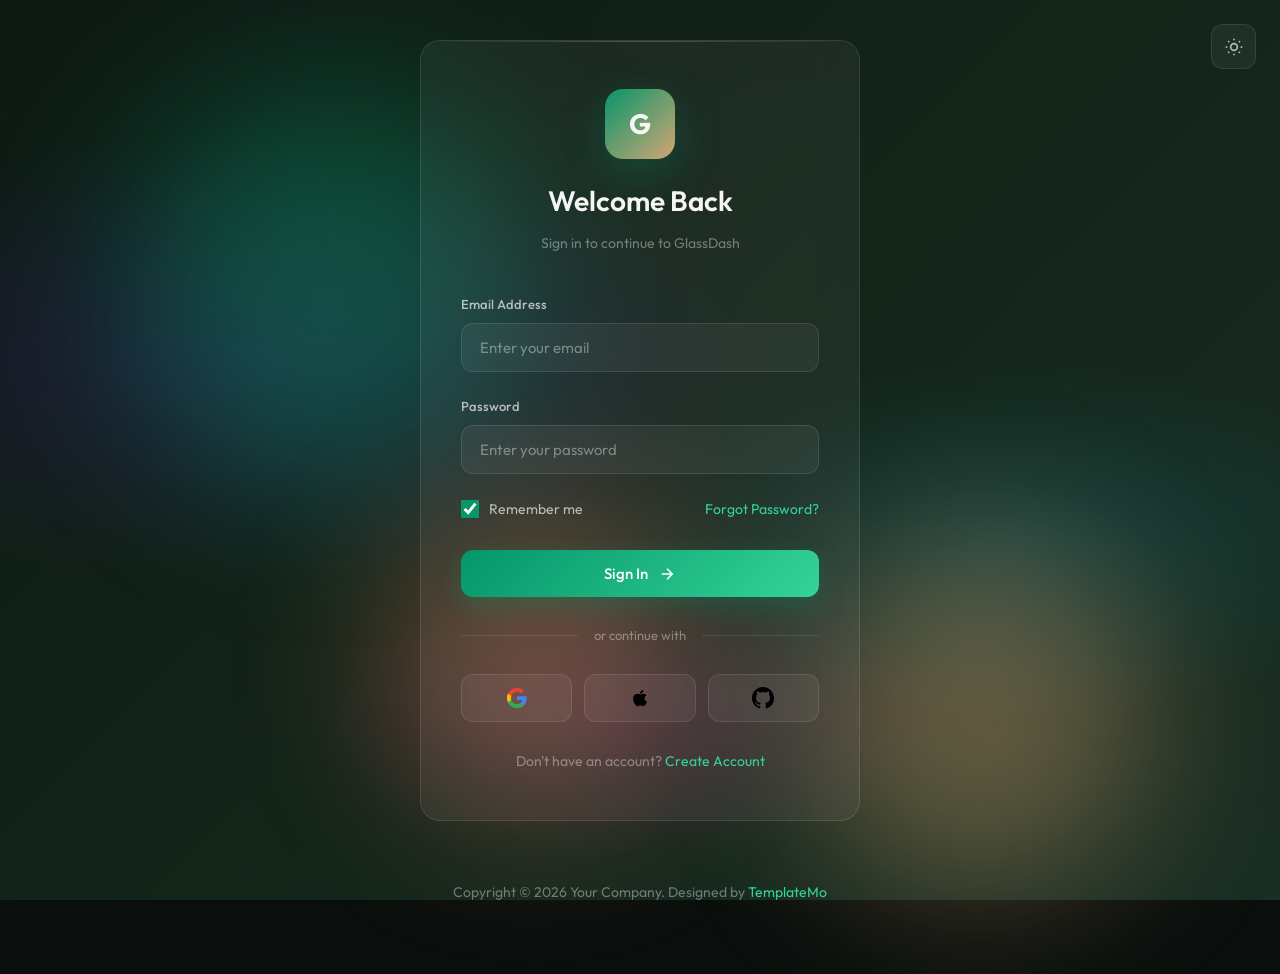
<file: admin/login.html>
<!DOCTYPE html>
<html lang="en">
<head>
    <meta charset="UTF-8">
    <meta name="viewport" content="width=device-width, initial-scale=1.0">
    <title>Login - 3D Glassmorphism Dashboard</title>
    <meta name="description" content="3D Glassmorphism Dashboard Template by TemplateMo">
    <link rel="preconnect" href="https://fonts.googleapis.com">
    <link rel="preconnect" href="https://fonts.gstatic.com" crossorigin>
    <link href="https://fonts.googleapis.com/css2?family=Outfit:wght@300;400;500;600;700&family=Space+Mono:wght@400;700&display=swap" rel="stylesheet">
    <link rel="stylesheet" href="templatemo-glass-admin-style.css">
    <!--

TemplateMo 607 Glass Admin

https://templatemo.com/tm-607-glass-admin

-->
</head>
<body>
    <!-- Animated Background -->
    <div class="background"></div>
    <div class="orb orb-1"></div>
    <div class="orb orb-2"></div>
    <div class="orb orb-3"></div>

    <div class="login-page">
        <!-- Theme Toggle -->
        <button class="theme-toggle-float" id="theme-toggle" title="Toggle Light/Dark Mode">
            <svg class="icon-sun" viewBox="0 0 24 24" fill="none" stroke="currentColor" stroke-width="2">
                <circle cx="12" cy="12" r="4"/><path d="M12 2v2"/><path d="M12 20v2"/>
                <path d="M4.93 4.93l1.41 1.41"/><path d="M17.66 17.66l1.41 1.41"/>
                <path d="M2 12h2"/><path d="M20 12h2"/>
                <path d="M6.34 17.66l-1.41 1.41"/><path d="M19.07 4.93l-1.41 1.41"/>
            </svg>
            <svg class="icon-moon" viewBox="0 0 24 24" fill="none" stroke="currentColor" stroke-width="2" style="display: none;">
                <path d="M21 12.79A9 9 0 1 1 11.21 3 7 7 0 0 0 21 12.79z"/>
            </svg>
        </button>

        <div class="login-container">
            <div class="login-card">
                <div class="login-header">
                    <div class="login-logo">G</div>
                    <h1 class="login-title">Welcome Back</h1>
                    <p class="login-subtitle">Sign in to continue to GlassDash</p>
                </div>

                <form data-validate data-redirect="index.html">
                    <div class="form-group">
                        <label class="form-label" for="email">Email Address</label>
                        <input type="email" id="email" class="form-input" placeholder="Enter your email" required>
                    </div>

                    <div class="form-group">
                        <label class="form-label" for="password">Password</label>
                        <input type="password" id="password" class="form-input" placeholder="Enter your password" required>
                    </div>

                    <div class="form-row">
                        <label class="checkbox-label">
                            <input type="checkbox" checked>
                            Remember me
                        </label>
                        <a href="#" class="forgot-link">Forgot Password?</a>
                    </div>

                    <button type="submit" class="btn btn-primary">
                        Sign In
                        <svg width="18" height="18" viewBox="0 0 24 24" fill="none" stroke="currentColor" stroke-width="2">
                            <line x1="5" y1="12" x2="19" y2="12"/>
                            <polyline points="12 5 19 12 12 19"/>
                        </svg>
                    </button>
                </form>

                <div class="divider">
                    <span>or continue with</span>
                </div>

                <div class="social-login">
                    <button class="social-btn" title="Sign in with Google">
                        <svg viewBox="0 0 24 24" fill="currentColor">
                            <path d="M22.56 12.25c0-.78-.07-1.53-.2-2.25H12v4.26h5.92c-.26 1.37-1.04 2.53-2.21 3.31v2.77h3.57c2.08-1.92 3.28-4.74 3.28-8.09z" fill="#4285F4"/>
                            <path d="M12 23c2.97 0 5.46-.98 7.28-2.66l-3.57-2.77c-.98.66-2.23 1.06-3.71 1.06-2.86 0-5.29-1.93-6.16-4.53H2.18v2.84C3.99 20.53 7.7 23 12 23z" fill="#34A853"/>
                            <path d="M5.84 14.09c-.22-.66-.35-1.36-.35-2.09s.13-1.43.35-2.09V7.07H2.18C1.43 8.55 1 10.22 1 12s.43 3.45 1.18 4.93l2.85-2.22.81-.62z" fill="#FBBC05"/>
                            <path d="M12 5.38c1.62 0 3.06.56 4.21 1.64l3.15-3.15C17.45 2.09 14.97 1 12 1 7.7 1 3.99 3.47 2.18 7.07l3.66 2.84c.87-2.6 3.3-4.53 6.16-4.53z" fill="#EA4335"/>
                        </svg>
                    </button>
                    <button class="social-btn" title="Sign in with Apple">
                        <svg viewBox="0 0 24 24" fill="currentColor">
                            <path d="M17.05 20.28c-.98.95-2.05.8-3.08.35-1.09-.46-2.09-.48-3.24 0-1.44.62-2.2.44-3.06-.35C2.79 15.25 3.51 7.59 9.05 7.31c1.35.07 2.29.74 3.08.8 1.18-.24 2.31-.93 3.57-.84 1.51.12 2.65.72 3.4 1.8-3.12 1.87-2.38 5.98.48 7.13-.57 1.5-1.31 2.99-2.54 4.09l.01-.01zM12.03 7.25c-.15-2.23 1.66-4.07 3.74-4.25.29 2.58-2.34 4.5-3.74 4.25z"/>
                        </svg>
                    </button>
                    <button class="social-btn" title="Sign in with GitHub">
                        <svg viewBox="0 0 24 24" fill="currentColor">
                            <path d="M12 0C5.37 0 0 5.37 0 12c0 5.31 3.435 9.795 8.205 11.385.6.105.825-.255.825-.57 0-.285-.015-1.23-.015-2.235-3.015.555-3.795-.735-4.035-1.41-.135-.345-.72-1.41-1.23-1.695-.42-.225-1.02-.78-.015-.795.945-.015 1.62.87 1.845 1.23 1.08 1.815 2.805 1.305 3.495.99.105-.78.42-1.305.765-1.605-2.67-.3-5.46-1.335-5.46-5.925 0-1.305.465-2.385 1.23-3.225-.12-.3-.54-1.53.12-3.18 0 0 1.005-.315 3.3 1.23.96-.27 1.98-.405 3-.405s2.04.135 3 .405c2.295-1.56 3.3-1.23 3.3-1.23.66 1.65.24 2.88.12 3.18.765.84 1.23 1.905 1.23 3.225 0 4.605-2.805 5.625-5.475 5.925.435.375.81 1.095.81 2.22 0 1.605-.015 2.895-.015 3.3 0 .315.225.69.825.57A12.02 12.02 0 0024 12c0-6.63-5.37-12-12-12z"/>
                        </svg>
                    </button>
                </div>

                <p class="login-footer">
                    Don't have an account? <a href="register.html">Create Account</a>
                </p>
            </div>
        </div>

        <!-- Footer -->
        <footer class="site-footer">
            <p>Copyright © 2026 Your Company. Designed by <a href="https://templatemo.com" target="_blank" rel="nofollow">TemplateMo</a></p>
        </footer>
    </div>

    <script src="templatemo-glass-admin-script.js"></script>
    <!-- TemplateMo 607 Glass Admin -->
</body>
</html>
</file>
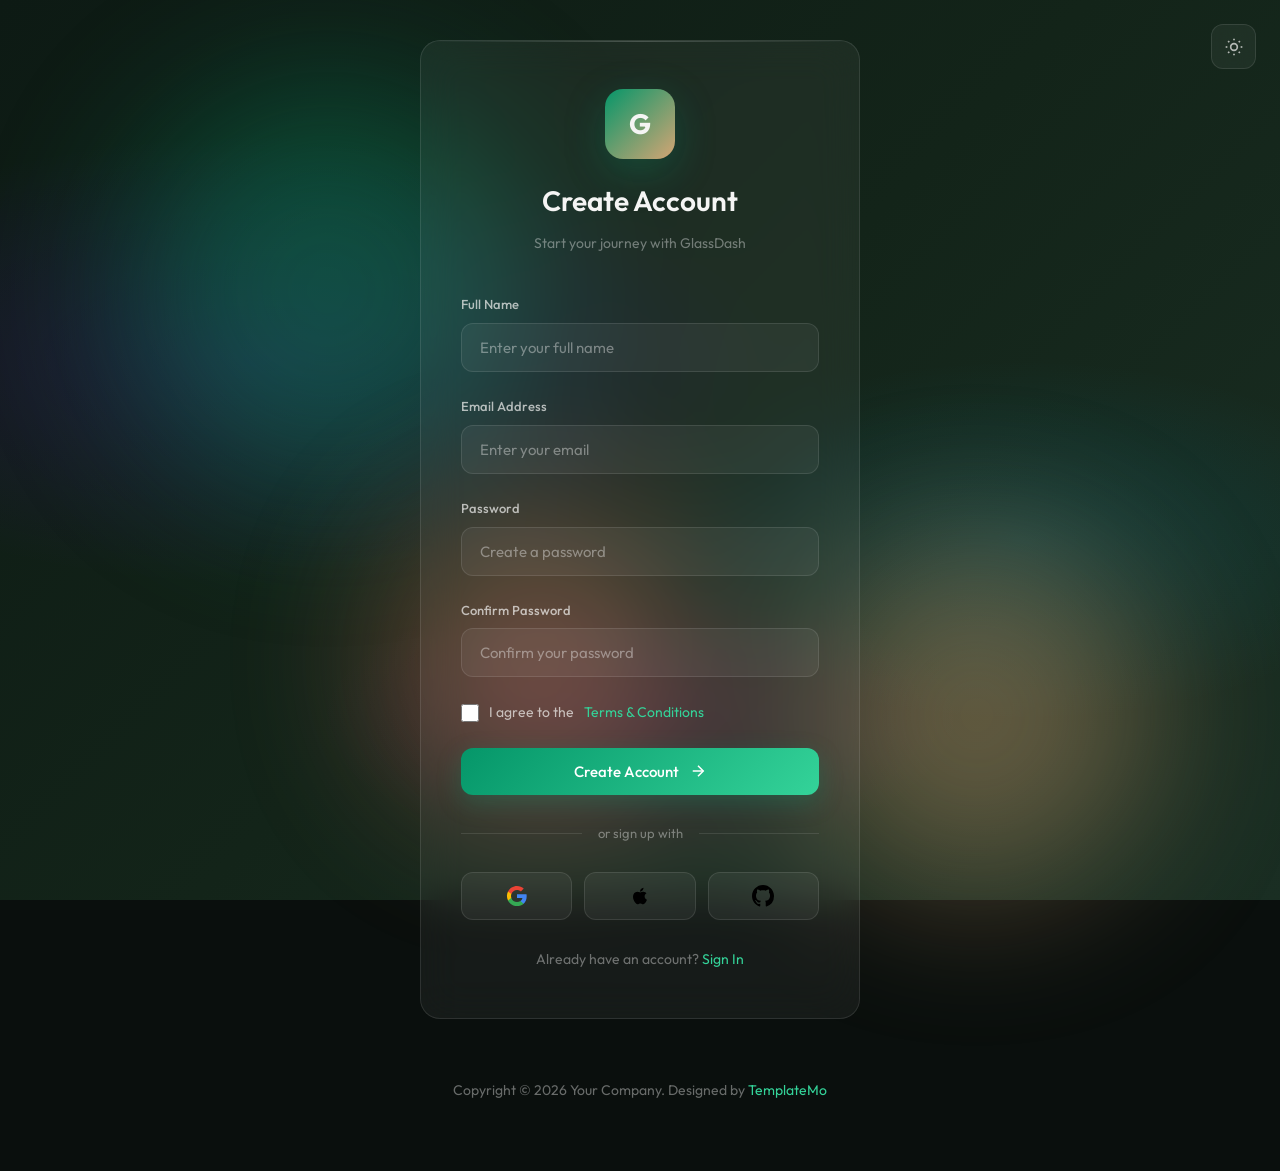
<file: admin/register.html>
<!DOCTYPE html>
<html lang="en">
<head>
    <meta charset="UTF-8">
    <meta name="viewport" content="width=device-width, initial-scale=1.0">
    <title>Register - 3D Glassmorphism Dashboard</title>
    <meta name="description" content="3D Glassmorphism Dashboard Template by TemplateMo">
    <link rel="preconnect" href="https://fonts.googleapis.com">
    <link rel="preconnect" href="https://fonts.gstatic.com" crossorigin>
    <link href="https://fonts.googleapis.com/css2?family=Outfit:wght@300;400;500;600;700&family=Space+Mono:wght@400;700&display=swap" rel="stylesheet">
    <link rel="stylesheet" href="templatemo-glass-admin-style.css">
    <!--

TemplateMo 607 Glass Admin

https://templatemo.com/tm-607-glass-admin

-->
</head>
<body>
    <!-- Animated Background -->
    <div class="background"></div>
    <div class="orb orb-1"></div>
    <div class="orb orb-2"></div>
    <div class="orb orb-3"></div>

    <div class="login-page">
        <!-- Theme Toggle -->
        <button class="theme-toggle-float" id="theme-toggle" title="Toggle Light/Dark Mode">
            <svg class="icon-sun" viewBox="0 0 24 24" fill="none" stroke="currentColor" stroke-width="2">
                <circle cx="12" cy="12" r="4"/><path d="M12 2v2"/><path d="M12 20v2"/>
                <path d="M4.93 4.93l1.41 1.41"/><path d="M17.66 17.66l1.41 1.41"/>
                <path d="M2 12h2"/><path d="M20 12h2"/>
                <path d="M6.34 17.66l-1.41 1.41"/><path d="M19.07 4.93l-1.41 1.41"/>
            </svg>
            <svg class="icon-moon" viewBox="0 0 24 24" fill="none" stroke="currentColor" stroke-width="2" style="display: none;">
                <path d="M21 12.79A9 9 0 1 1 11.21 3 7 7 0 0 0 21 12.79z"/>
            </svg>
        </button>

        <div class="login-container">
            <div class="login-card">
                <div class="login-header">
                    <div class="login-logo">G</div>
                    <h1 class="login-title">Create Account</h1>
                    <p class="login-subtitle">Start your journey with GlassDash</p>
                </div>

                <form data-validate data-redirect="index.html">
                    <div class="form-group">
                        <label class="form-label" for="fullname">Full Name</label>
                        <input type="text" id="fullname" class="form-input" placeholder="Enter your full name" required>
                    </div>

                    <div class="form-group">
                        <label class="form-label" for="email">Email Address</label>
                        <input type="email" id="email" class="form-input" placeholder="Enter your email" required>
                    </div>

                    <div class="form-group">
                        <label class="form-label" for="password">Password</label>
                        <input type="password" id="password" class="form-input" placeholder="Create a password" required>
                    </div>

                    <div class="form-group">
                        <label class="form-label" for="confirm-password">Confirm Password</label>
                        <input type="password" id="confirm-password" class="form-input" placeholder="Confirm your password" required>
                    </div>

                    <div class="form-row" style="margin-bottom: 24px;">
                        <label class="checkbox-label">
                            <input type="checkbox" required>
                            I agree to the <a href="#" style="color: var(--emerald-light);">Terms & Conditions</a>
                        </label>
                    </div>

                    <button type="submit" class="btn btn-primary">
                        Create Account
                        <svg width="18" height="18" viewBox="0 0 24 24" fill="none" stroke="currentColor" stroke-width="2">
                            <line x1="5" y1="12" x2="19" y2="12"/>
                            <polyline points="12 5 19 12 12 19"/>
                        </svg>
                    </button>
                </form>

                <div class="divider">
                    <span>or sign up with</span>
                </div>

                <div class="social-login">
                    <button class="social-btn" title="Sign up with Google">
                        <svg viewBox="0 0 24 24" fill="currentColor">
                            <path d="M22.56 12.25c0-.78-.07-1.53-.2-2.25H12v4.26h5.92c-.26 1.37-1.04 2.53-2.21 3.31v2.77h3.57c2.08-1.92 3.28-4.74 3.28-8.09z" fill="#4285F4"/>
                            <path d="M12 23c2.97 0 5.46-.98 7.28-2.66l-3.57-2.77c-.98.66-2.23 1.06-3.71 1.06-2.86 0-5.29-1.93-6.16-4.53H2.18v2.84C3.99 20.53 7.7 23 12 23z" fill="#34A853"/>
                            <path d="M5.84 14.09c-.22-.66-.35-1.36-.35-2.09s.13-1.43.35-2.09V7.07H2.18C1.43 8.55 1 10.22 1 12s.43 3.45 1.18 4.93l2.85-2.22.81-.62z" fill="#FBBC05"/>
                            <path d="M12 5.38c1.62 0 3.06.56 4.21 1.64l3.15-3.15C17.45 2.09 14.97 1 12 1 7.7 1 3.99 3.47 2.18 7.07l3.66 2.84c.87-2.6 3.3-4.53 6.16-4.53z" fill="#EA4335"/>
                        </svg>
                    </button>
                    <button class="social-btn" title="Sign up with Apple">
                        <svg viewBox="0 0 24 24" fill="currentColor">
                            <path d="M17.05 20.28c-.98.95-2.05.8-3.08.35-1.09-.46-2.09-.48-3.24 0-1.44.62-2.2.44-3.06-.35C2.79 15.25 3.51 7.59 9.05 7.31c1.35.07 2.29.74 3.08.8 1.18-.24 2.31-.93 3.57-.84 1.51.12 2.65.72 3.4 1.8-3.12 1.87-2.38 5.98.48 7.13-.57 1.5-1.31 2.99-2.54 4.09l.01-.01zM12.03 7.25c-.15-2.23 1.66-4.07 3.74-4.25.29 2.58-2.34 4.5-3.74 4.25z"/>
                        </svg>
                    </button>
                    <button class="social-btn" title="Sign up with GitHub">
                        <svg viewBox="0 0 24 24" fill="currentColor">
                            <path d="M12 0C5.37 0 0 5.37 0 12c0 5.31 3.435 9.795 8.205 11.385.6.105.825-.255.825-.57 0-.285-.015-1.23-.015-2.235-3.015.555-3.795-.735-4.035-1.41-.135-.345-.72-1.41-1.23-1.695-.42-.225-1.02-.78-.015-.795.945-.015 1.62.87 1.845 1.23 1.08 1.815 2.805 1.305 3.495.99.105-.78.42-1.305.765-1.605-2.67-.3-5.46-1.335-5.46-5.925 0-1.305.465-2.385 1.23-3.225-.12-.3-.54-1.53.12-3.18 0 0 1.005-.315 3.3 1.23.96-.27 1.98-.405 3-.405s2.04.135 3 .405c2.295-1.56 3.3-1.23 3.3-1.23.66 1.65.24 2.88.12 3.18.765.84 1.23 1.905 1.23 3.225 0 4.605-2.805 5.625-5.475 5.925.435.375.81 1.095.81 2.22 0 1.605-.015 2.895-.015 3.3 0 .315.225.69.825.57A12.02 12.02 0 0024 12c0-6.63-5.37-12-12-12z"/>
                        </svg>
                    </button>
                </div>

                <p class="login-footer">
                    Already have an account? <a href="login.html">Sign In</a>
                </p>
            </div>
        </div>

        <!-- Footer -->
        <footer class="site-footer">
            <p>Copyright © 2026 Your Company. Designed by <a href="https://templatemo.com" target="_blank" rel="nofollow">TemplateMo</a></p>
        </footer>
    </div>

    <script src="templatemo-glass-admin-script.js"></script>
    <!-- TemplateMo 607 Glass Admin -->
</body>
</html>
</file>
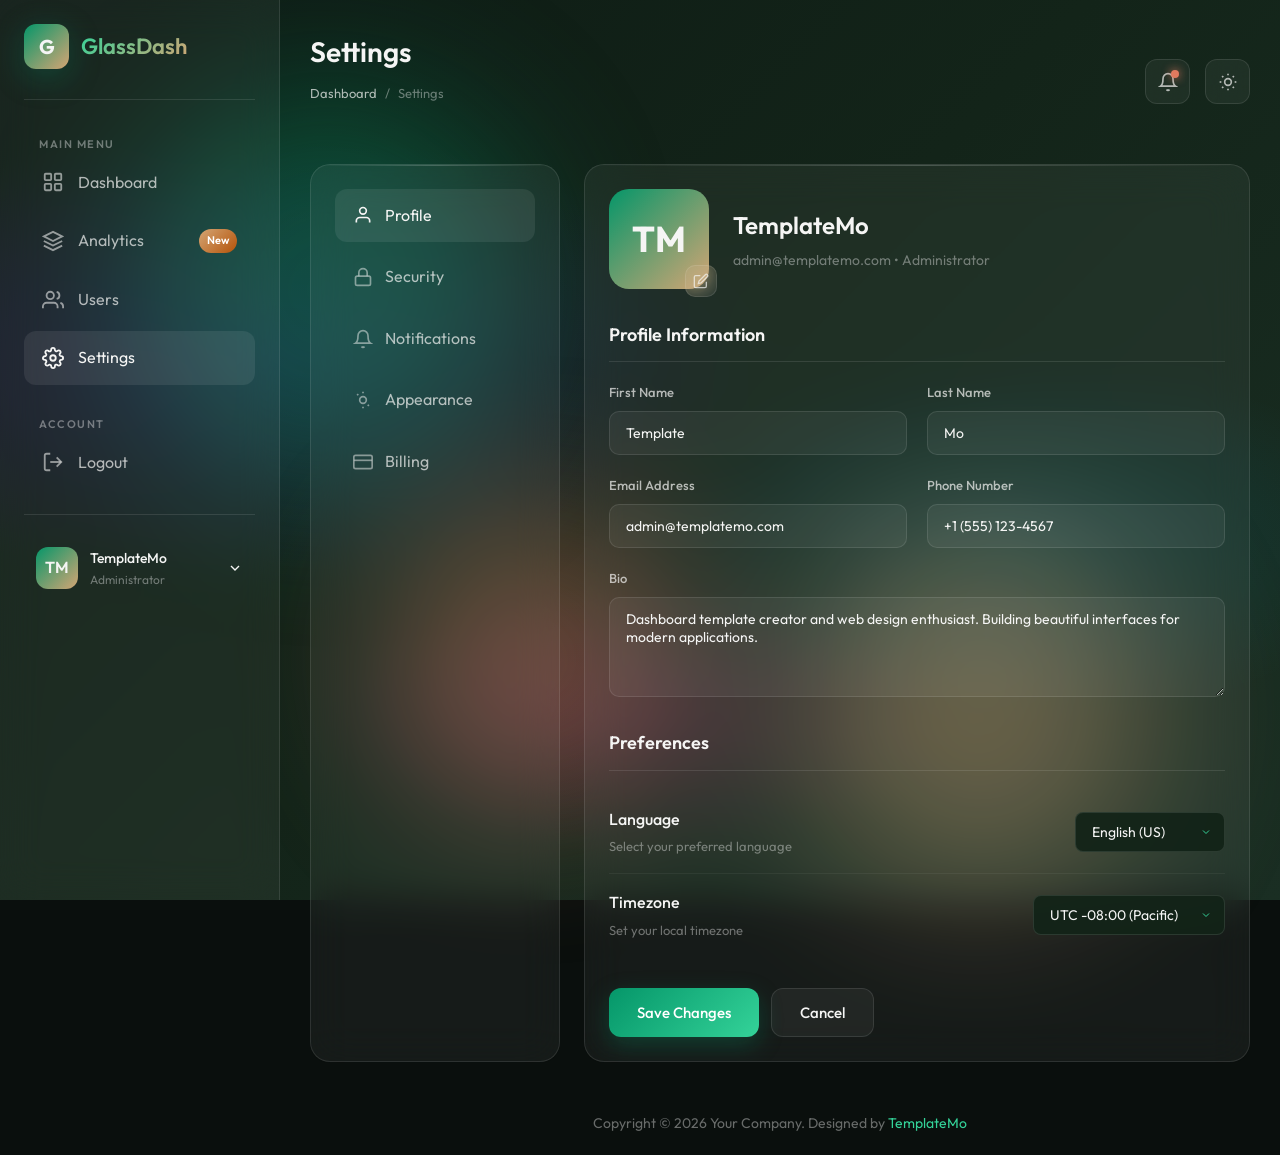
<file: admin/settings.html>
<!DOCTYPE html>
<html lang="en">
<head>
    <meta charset="UTF-8">
    <meta name="viewport" content="width=device-width, initial-scale=1.0">
    <title>Settings - 3D Glassmorphism Dashboard</title>
    <meta name="description" content="3D Glassmorphism Dashboard Template by TemplateMo">
    <link rel="preconnect" href="https://fonts.googleapis.com">
    <link rel="preconnect" href="https://fonts.gstatic.com" crossorigin>
    <link href="https://fonts.googleapis.com/css2?family=Outfit:wght@300;400;500;600;700&family=Space+Mono:wght@400;700&display=swap" rel="stylesheet">
    <link rel="stylesheet" href="templatemo-glass-admin-style.css">
    <!--

TemplateMo 607 Glass Admin

https://templatemo.com/tm-607-glass-admin

-->
</head>
<body>
    <!-- Animated Background -->
    <div class="background"></div>
    <div class="orb orb-1"></div>
    <div class="orb orb-2"></div>
    <div class="orb orb-3"></div>

    <div class="dashboard">
        <!-- Sidebar -->
        <aside class="sidebar" id="sidebar">
            <div class="sidebar-header">
                <div class="logo">G</div>
                <span class="logo-text">GlassDash</span>
            </div>

            <ul class="nav-menu">
                <li class="nav-section">
                    <span class="nav-section-title">Main Menu</span>
                    <ul>
                        <li class="nav-item">
                            <a href="index.html" class="nav-link">
                                <svg class="nav-icon" viewBox="0 0 24 24" fill="none" stroke="currentColor" stroke-width="2">
                                    <rect x="3" y="3" width="7" height="7" rx="1"/><rect x="14" y="3" width="7" height="7" rx="1"/>
                                    <rect x="3" y="14" width="7" height="7" rx="1"/><rect x="14" y="14" width="7" height="7" rx="1"/>
                                </svg>
                                Dashboard
                            </a>
                        </li>
                        <li class="nav-item">
                            <a href="analytics.html" class="nav-link">
                                <svg class="nav-icon" viewBox="0 0 24 24" fill="none" stroke="currentColor" stroke-width="2">
                                    <path d="M12 2L2 7l10 5 10-5-10-5z"/><path d="M2 17l10 5 10-5"/><path d="M2 12l10 5 10-5"/>
                                </svg>
                                Analytics
                                <span class="nav-badge">New</span>
                            </a>
                        </li>
                        <li class="nav-item">
                            <a href="users.html" class="nav-link">
                                <svg class="nav-icon" viewBox="0 0 24 24" fill="none" stroke="currentColor" stroke-width="2">
                                    <path d="M17 21v-2a4 4 0 0 0-4-4H5a4 4 0 0 0-4 4v2"/><circle cx="9" cy="7" r="4"/>
                                    <path d="M23 21v-2a4 4 0 0 0-3-3.87"/><path d="M16 3.13a4 4 0 0 1 0 7.75"/>
                                </svg>
                                Users
                            </a>
                        </li>
                        <li class="nav-item">
                            <a href="settings.html" class="nav-link active">
                                <svg class="nav-icon" viewBox="0 0 24 24" fill="none" stroke="currentColor" stroke-width="2">
                                    <circle cx="12" cy="12" r="3"/>
                                    <path d="M19.4 15a1.65 1.65 0 0 0 .33 1.82l.06.06a2 2 0 0 1 0 2.83 2 2 0 0 1-2.83 0l-.06-.06a1.65 1.65 0 0 0-1.82-.33 1.65 1.65 0 0 0-1 1.51V21a2 2 0 0 1-2 2 2 2 0 0 1-2-2v-.09A1.65 1.65 0 0 0 9 19.4a1.65 1.65 0 0 0-1.82.33l-.06.06a2 2 0 0 1-2.83 0 2 2 0 0 1 0-2.83l.06-.06a1.65 1.65 0 0 0 .33-1.82 1.65 1.65 0 0 0-1.51-1H3a2 2 0 0 1-2-2 2 2 0 0 1 2-2h.09A1.65 1.65 0 0 0 4.6 9a1.65 1.65 0 0 0-.33-1.82l-.06-.06a2 2 0 0 1 0-2.83 2 2 0 0 1 2.83 0l.06.06a1.65 1.65 0 0 0 1.82.33H9a1.65 1.65 0 0 0 1-1.51V3a2 2 0 0 1 2-2 2 2 0 0 1 2 2v.09a1.65 1.65 0 0 0 1 1.51 1.65 1.65 0 0 0 1.82-.33l.06-.06a2 2 0 0 1 2.83 0 2 2 0 0 1 0 2.83l-.06.06a1.65 1.65 0 0 0-.33 1.82V9a1.65 1.65 0 0 0 1.51 1H21a2 2 0 0 1 2 2 2 2 0 0 1-2 2h-.09a1.65 1.65 0 0 0-1.51 1z"/>
                                </svg>
                                Settings
                            </a>
                        </li>
                    </ul>
                </li>

                <li class="nav-section">
                    <span class="nav-section-title">Account</span>
                    <ul>
                        <li class="nav-item">
                            <a href="login.html" class="nav-link">
                                <svg class="nav-icon" viewBox="0 0 24 24" fill="none" stroke="currentColor" stroke-width="2">
                                    <path d="M9 21H5a2 2 0 0 1-2-2V5a2 2 0 0 1 2-2h4"/>
                                    <polyline points="16 17 21 12 16 7"/><line x1="21" y1="12" x2="9" y2="12"/>
                                </svg>
                                Logout
                            </a>
                        </li>
                    </ul>
                </li>
            </ul>

            <div class="sidebar-footer">
                <div class="user-profile">
                    <div class="user-avatar">TM</div>
                    <div class="user-info">
                        <div class="user-name">TemplateMo</div>
                        <div class="user-role">Administrator</div>
                    </div>
                    <svg width="16" height="16" viewBox="0 0 24 24" fill="none" stroke="currentColor" stroke-width="2">
                        <polyline points="6 9 12 15 18 9"/>
                    </svg>
                </div>
            </div>
        </aside>

        <!-- Main Content -->
        <main class="main-content">
            <!-- Top Navbar -->
            <nav class="navbar">
                <div class="page-header">
                    <h1 class="page-title">Settings</h1>
                    <div class="page-breadcrumb">
                        <a href="index.html">Dashboard</a>
                        <span>/</span>
                        <span>Settings</span>
                    </div>
                </div>
                <div class="navbar-right">
                    <button class="nav-btn">
                        <svg viewBox="0 0 24 24" fill="none" stroke="currentColor" stroke-width="2">
                            <path d="M18 8A6 6 0 0 0 6 8c0 7-3 9-3 9h18s-3-2-3-9"/><path d="M13.73 21a2 2 0 0 1-3.46 0"/>
                        </svg>
                        <span class="notification-dot"></span>
                    </button>
                    <button class="nav-btn" id="theme-toggle" title="Toggle Light/Dark Mode">
                        <svg class="icon-sun" viewBox="0 0 24 24" fill="none" stroke="currentColor" stroke-width="2">
                            <circle cx="12" cy="12" r="4"/><path d="M12 2v2"/><path d="M12 20v2"/>
                            <path d="M4.93 4.93l1.41 1.41"/><path d="M17.66 17.66l1.41 1.41"/>
                            <path d="M2 12h2"/><path d="M20 12h2"/>
                            <path d="M6.34 17.66l-1.41 1.41"/><path d="M19.07 4.93l-1.41 1.41"/>
                        </svg>
                        <svg class="icon-moon" viewBox="0 0 24 24" fill="none" stroke="currentColor" stroke-width="2" style="display: none;">
                            <path d="M21 12.79A9 9 0 1 1 11.21 3 7 7 0 0 0 21 12.79z"/>
                        </svg>
                    </button>
                </div>
            </nav>

            <!-- Settings Content -->
            <div class="settings-grid">
                <!-- Settings Navigation -->
                <div class="glass-card settings-nav-card">
                    <ul class="settings-nav">
                        <li class="settings-nav-item">
                            <a href="#" class="settings-nav-link active" data-tab="profile">
                                <svg viewBox="0 0 24 24" fill="none" stroke="currentColor" stroke-width="2">
                                    <path d="M20 21v-2a4 4 0 0 0-4-4H8a4 4 0 0 0-4 4v2"/><circle cx="12" cy="7" r="4"/>
                                </svg>
                                Profile
                            </a>
                        </li>
                        <li class="settings-nav-item">
                            <a href="#" class="settings-nav-link" data-tab="security">
                                <svg viewBox="0 0 24 24" fill="none" stroke="currentColor" stroke-width="2">
                                    <rect x="3" y="11" width="18" height="11" rx="2"/><path d="M7 11V7a5 5 0 0 1 10 0v4"/>
                                </svg>
                                Security
                            </a>
                        </li>
                        <li class="settings-nav-item">
                            <a href="#" class="settings-nav-link" data-tab="notifications">
                                <svg viewBox="0 0 24 24" fill="none" stroke="currentColor" stroke-width="2">
                                    <path d="M18 8A6 6 0 0 0 6 8c0 7-3 9-3 9h18s-3-2-3-9"/><path d="M13.73 21a2 2 0 0 1-3.46 0"/>
                                </svg>
                                Notifications
                            </a>
                        </li>
                        <li class="settings-nav-item">
                            <a href="#" class="settings-nav-link" data-tab="appearance">
                                <svg viewBox="0 0 24 24" fill="none" stroke="currentColor" stroke-width="2">
                                    <circle cx="12" cy="12" r="4"/><path d="M12 2v2"/><path d="M12 20v2"/>
                                    <path d="M4.93 4.93l1.41 1.41"/><path d="M17.66 17.66l1.41 1.41"/>
                                </svg>
                                Appearance
                            </a>
                        </li>
                        <li class="settings-nav-item">
                            <a href="#" class="settings-nav-link" data-tab="billing">
                                <svg viewBox="0 0 24 24" fill="none" stroke="currentColor" stroke-width="2">
                                    <rect x="1" y="4" width="22" height="16" rx="2"/><line x1="1" y1="10" x2="23" y2="10"/>
                                </svg>
                                Billing
                            </a>
                        </li>
                    </ul>
                </div>

                <!-- Settings Content -->
                <div class="glass-card">
                    <!-- Profile Tab -->
                    <div class="settings-tab-content active" id="tab-profile">
                        <div class="profile-header">
                            <div class="profile-avatar-large">
                                TM
                                <div class="profile-avatar-edit">
                                    <svg viewBox="0 0 24 24" fill="none" stroke="currentColor" stroke-width="2">
                                        <path d="M11 4H4a2 2 0 0 0-2 2v14a2 2 0 0 0 2 2h14a2 2 0 0 0 2-2v-7"/>
                                        <path d="M18.5 2.5a2.121 2.121 0 0 1 3 3L12 15l-4 1 1-4 9.5-9.5z"/>
                                    </svg>
                                </div>
                            </div>
                            <div class="profile-info">
                                <h2>TemplateMo</h2>
                                <p>admin@templatemo.com • Administrator</p>
                            </div>
                        </div>

                        <div class="settings-section">
                            <h3 class="settings-section-title">Profile Information</h3>
                            <div class="form-grid">
                                <div class="form-group-settings">
                                    <label>First Name</label>
                                    <input type="text" value="Template">
                                </div>
                                <div class="form-group-settings">
                                    <label>Last Name</label>
                                    <input type="text" value="Mo">
                                </div>
                                <div class="form-group-settings">
                                    <label>Email Address</label>
                                    <input type="email" value="admin@templatemo.com">
                                </div>
                                <div class="form-group-settings">
                                    <label>Phone Number</label>
                                    <input type="tel" value="+1 (555) 123-4567">
                                </div>
                                <div class="form-group-settings full-width">
                                    <label>Bio</label>
                                    <textarea>Dashboard template creator and web design enthusiast. Building beautiful interfaces for modern applications.</textarea>
                                </div>
                            </div>
                        </div>

                        <div class="settings-section">
                            <h3 class="settings-section-title">Preferences</h3>
                            <div class="settings-row">
                                <div class="settings-label">
                                    <span class="settings-label-title">Language</span>
                                    <span class="settings-label-desc">Select your preferred language</span>
                                </div>
                                <select class="settings-select">
                                    <option>English (US)</option>
                                    <option>English (UK)</option>
                                    <option>Spanish</option>
                                    <option>French</option>
                                    <option>German</option>
                                </select>
                            </div>
                            <div class="settings-row">
                                <div class="settings-label">
                                    <span class="settings-label-title">Timezone</span>
                                    <span class="settings-label-desc">Set your local timezone</span>
                                </div>
                                <select class="settings-select">
                                    <option>UTC -08:00 (Pacific)</option>
                                    <option>UTC -05:00 (Eastern)</option>
                                    <option>UTC +00:00 (London)</option>
                                    <option>UTC +01:00 (Berlin)</option>
                                    <option>UTC +09:00 (Tokyo)</option>
                                </select>
                            </div>
                        </div>

                        <div class="btn-group">
                            <button class="btn btn-primary" style="width: auto;">Save Changes</button>
                            <button class="btn btn-secondary" style="width: auto;">Cancel</button>
                        </div>
                    </div>

                    <!-- Security Tab -->
                    <div class="settings-tab-content" id="tab-security">
                        <div class="settings-section">
                            <h3 class="settings-section-title">Change Password</h3>
                            <div class="form-grid">
                                <div class="form-group-settings full-width">
                                    <label>Current Password</label>
                                    <input type="password" placeholder="Enter current password">
                                </div>
                                <div class="form-group-settings">
                                    <label>New Password</label>
                                    <input type="password" placeholder="Enter new password">
                                </div>
                                <div class="form-group-settings">
                                    <label>Confirm New Password</label>
                                    <input type="password" placeholder="Confirm new password">
                                </div>
                            </div>
                        </div>

                        <div class="settings-section">
                            <h3 class="settings-section-title">Two-Factor Authentication</h3>
                            <div class="settings-row">
                                <div class="settings-label">
                                    <span class="settings-label-title">Enable 2FA</span>
                                    <span class="settings-label-desc">Add an extra layer of security to your account</span>
                                </div>
                                <label class="toggle-switch">
                                    <input type="checkbox">
                                    <span class="toggle-slider"></span>
                                </label>
                            </div>
                            <div class="settings-row">
                                <div class="settings-label">
                                    <span class="settings-label-title">SMS Authentication</span>
                                    <span class="settings-label-desc">Receive codes via SMS</span>
                                </div>
                                <label class="toggle-switch">
                                    <input type="checkbox" checked>
                                    <span class="toggle-slider"></span>
                                </label>
                            </div>
                            <div class="settings-row">
                                <div class="settings-label">
                                    <span class="settings-label-title">Authenticator App</span>
                                    <span class="settings-label-desc">Use Google Authenticator or similar</span>
                                </div>
                                <label class="toggle-switch">
                                    <input type="checkbox">
                                    <span class="toggle-slider"></span>
                                </label>
                            </div>
                        </div>

                        <div class="settings-section">
                            <h3 class="settings-section-title">Active Sessions</h3>
                            <div class="settings-row">
                                <div class="settings-label">
                                    <span class="settings-label-title">Chrome on MacOS</span>
                                    <span class="settings-label-desc">San Francisco, CA • Current session</span>
                                </div>
                                <span class="status-badge completed">Active</span>
                            </div>
                            <div class="settings-row">
                                <div class="settings-label">
                                    <span class="settings-label-title">Safari on iPhone</span>
                                    <span class="settings-label-desc">San Francisco, CA • 2 hours ago</span>
                                </div>
                                <button class="card-btn" style="padding: 6px 12px;">Revoke</button>
                            </div>
                            <div class="settings-row">
                                <div class="settings-label">
                                    <span class="settings-label-title">Firefox on Windows</span>
                                    <span class="settings-label-desc">New York, NY • 3 days ago</span>
                                </div>
                                <button class="card-btn" style="padding: 6px 12px;">Revoke</button>
                            </div>
                        </div>

                        <div class="btn-group">
                            <button class="btn btn-primary" style="width: auto;">Update Password</button>
                            <button class="btn btn-secondary" style="width: auto;">Cancel</button>
                        </div>
                    </div>

                    <!-- Notifications Tab -->
                    <div class="settings-tab-content" id="tab-notifications">
                        <div class="settings-section">
                            <h3 class="settings-section-title">Email Notifications</h3>
                            <div class="settings-row">
                                <div class="settings-label">
                                    <span class="settings-label-title">Account Activity</span>
                                    <span class="settings-label-desc">Get notified about sign-ins and security changes</span>
                                </div>
                                <label class="toggle-switch">
                                    <input type="checkbox" checked>
                                    <span class="toggle-slider"></span>
                                </label>
                            </div>
                            <div class="settings-row">
                                <div class="settings-label">
                                    <span class="settings-label-title">New Features</span>
                                    <span class="settings-label-desc">Learn about new features and updates</span>
                                </div>
                                <label class="toggle-switch">
                                    <input type="checkbox" checked>
                                    <span class="toggle-slider"></span>
                                </label>
                            </div>
                            <div class="settings-row">
                                <div class="settings-label">
                                    <span class="settings-label-title">Weekly Reports</span>
                                    <span class="settings-label-desc">Receive weekly analytics summary</span>
                                </div>
                                <label class="toggle-switch">
                                    <input type="checkbox">
                                    <span class="toggle-slider"></span>
                                </label>
                            </div>
                            <div class="settings-row">
                                <div class="settings-label">
                                    <span class="settings-label-title">Marketing Emails</span>
                                    <span class="settings-label-desc">Receive news about promotions and offers</span>
                                </div>
                                <label class="toggle-switch">
                                    <input type="checkbox">
                                    <span class="toggle-slider"></span>
                                </label>
                            </div>
                        </div>

                        <div class="settings-section">
                            <h3 class="settings-section-title">Push Notifications</h3>
                            <div class="settings-row">
                                <div class="settings-label">
                                    <span class="settings-label-title">Desktop Notifications</span>
                                    <span class="settings-label-desc">Show notifications on your desktop</span>
                                </div>
                                <label class="toggle-switch">
                                    <input type="checkbox" checked>
                                    <span class="toggle-slider"></span>
                                </label>
                            </div>
                            <div class="settings-row">
                                <div class="settings-label">
                                    <span class="settings-label-title">Mobile Push</span>
                                    <span class="settings-label-desc">Receive push notifications on mobile</span>
                                </div>
                                <label class="toggle-switch">
                                    <input type="checkbox" checked>
                                    <span class="toggle-slider"></span>
                                </label>
                            </div>
                            <div class="settings-row">
                                <div class="settings-label">
                                    <span class="settings-label-title">Sound</span>
                                    <span class="settings-label-desc">Play sound for notifications</span>
                                </div>
                                <label class="toggle-switch">
                                    <input type="checkbox">
                                    <span class="toggle-slider"></span>
                                </label>
                            </div>
                        </div>

                        <div class="btn-group">
                            <button class="btn btn-primary" style="width: auto;">Save Preferences</button>
                            <button class="btn btn-secondary" style="width: auto;">Reset to Default</button>
                        </div>
                    </div>

                    <!-- Appearance Tab -->
                    <div class="settings-tab-content" id="tab-appearance">
                        <div class="settings-section">
                            <h3 class="settings-section-title">Theme</h3>
                            <div class="settings-row">
                                <div class="settings-label">
                                    <span class="settings-label-title">Color Mode</span>
                                    <span class="settings-label-desc">Choose your preferred color mode</span>
                                </div>
                                <select class="settings-select" id="theme-select">
                                    <option value="dark">Dark Mode</option>
                                    <option value="light">Light Mode</option>
                                    <option value="system">System Default</option>
                                </select>
                            </div>
                            <div class="settings-row">
                                <div class="settings-label">
                                    <span class="settings-label-title">Accent Color</span>
                                    <span class="settings-label-desc">Choose your preferred accent color</span>
                                </div>
                                <select class="settings-select">
                                    <option>Emerald (Default)</option>
                                    <option>Blue</option>
                                    <option>Purple</option>
                                    <option>Orange</option>
                                    <option>Pink</option>
                                </select>
                            </div>
                        </div>

                        <div class="settings-section">
                            <h3 class="settings-section-title">Display</h3>
                            <div class="settings-row">
                                <div class="settings-label">
                                    <span class="settings-label-title">Compact Mode</span>
                                    <span class="settings-label-desc">Reduce spacing for more content</span>
                                </div>
                                <label class="toggle-switch">
                                    <input type="checkbox">
                                    <span class="toggle-slider"></span>
                                </label>
                            </div>
                            <div class="settings-row">
                                <div class="settings-label">
                                    <span class="settings-label-title">Animations</span>
                                    <span class="settings-label-desc">Enable smooth animations and transitions</span>
                                </div>
                                <label class="toggle-switch">
                                    <input type="checkbox" checked>
                                    <span class="toggle-slider"></span>
                                </label>
                            </div>
                            <div class="settings-row">
                                <div class="settings-label">
                                    <span class="settings-label-title">Blur Effects</span>
                                    <span class="settings-label-desc">Enable glassmorphism blur effects</span>
                                </div>
                                <label class="toggle-switch">
                                    <input type="checkbox" checked>
                                    <span class="toggle-slider"></span>
                                </label>
                            </div>
                            <div class="settings-row">
                                <div class="settings-label">
                                    <span class="settings-label-title">Floating Orbs</span>
                                    <span class="settings-label-desc">Show animated background orbs</span>
                                </div>
                                <label class="toggle-switch">
                                    <input type="checkbox" checked>
                                    <span class="toggle-slider"></span>
                                </label>
                            </div>
                        </div>

                        <div class="btn-group">
                            <button class="btn btn-primary" style="width: auto;">Apply Changes</button>
                            <button class="btn btn-secondary" style="width: auto;">Reset to Default</button>
                        </div>
                    </div>

                    <!-- Billing Tab -->
                    <div class="settings-tab-content" id="tab-billing">
                        <div class="settings-section">
                            <h3 class="settings-section-title">Current Plan</h3>
                            <div class="billing-plan-card" style="background: linear-gradient(135deg, rgba(5, 150, 105, 0.15), rgba(212, 165, 116, 0.15)); padding: 24px; border-radius: 16px; margin-bottom: 20px; border: 1px solid var(--glass-border);">
                                <div style="display: flex; justify-content: space-between; align-items: center; margin-bottom: 16px;">
                                    <div>
                                        <h4 style="font-size: 20px; font-weight: 600; margin-bottom: 4px;">Pro Plan</h4>
                                        <p style="color: var(--text-muted); font-size: 14px;">Billed monthly</p>
                                    </div>
                                    <div style="text-align: right;">
                                        <span style="font-family: 'Space Mono', monospace; font-size: 32px; font-weight: 700;">$29</span>
                                        <span style="color: var(--text-muted);">/month</span>
                                    </div>
                                </div>
                                <div style="display: flex; gap: 12px;">
                                    <button class="btn btn-primary" style="width: auto; padding: 10px 20px;">Upgrade Plan</button>
                                    <button class="btn btn-secondary" style="width: auto; padding: 10px 20px;">Cancel Subscription</button>
                                </div>
                            </div>
                        </div>

                        <div class="settings-section">
                            <h3 class="settings-section-title">Payment Method</h3>
                            <div class="settings-row">
                                <div class="settings-label" style="display: flex; align-items: center; gap: 16px;">
                                    <div style="width: 48px; height: 32px; background: linear-gradient(135deg, #1a1f71, #00579f); border-radius: 6px; display: flex; align-items: center; justify-content: center;">
                                        <span style="color: white; font-size: 10px; font-weight: bold;">VISA</span>
                                    </div>
                                    <div>
                                        <span class="settings-label-title">Visa ending in 4242</span>
                                        <span class="settings-label-desc">Expires 12/2026</span>
                                    </div>
                                </div>
                                <button class="card-btn" style="padding: 6px 12px;">Edit</button>
                            </div>
                            <div style="margin-top: 16px;">
                                <button class="btn btn-secondary" style="width: auto; padding: 10px 20px;">
                                    <svg width="16" height="16" viewBox="0 0 24 24" fill="none" stroke="currentColor" stroke-width="2" style="margin-right: 8px;">
                                        <line x1="12" y1="5" x2="12" y2="19"/><line x1="5" y1="12" x2="19" y2="12"/>
                                    </svg>
                                    Add Payment Method
                                </button>
                            </div>
                        </div>

                        <div class="settings-section">
                            <h3 class="settings-section-title">Billing History</h3>
                            <div class="table-wrapper" style="margin: 0;">
                                <table class="data-table" style="min-width: 100%;">
                                    <thead>
                                        <tr>
                                            <th>Date</th>
                                            <th>Description</th>
                                            <th>Amount</th>
                                            <th>Status</th>
                                            <th>Invoice</th>
                                        </tr>
                                    </thead>
                                    <tbody>
                                        <tr>
                                            <td>Jan 1, 2025</td>
                                            <td>Pro Plan - Monthly</td>
                                            <td><span class="table-amount">$29.00</span></td>
                                            <td><span class="status-badge completed">Paid</span></td>
                                            <td><a href="#" style="color: var(--emerald-light);">Download</a></td>
                                        </tr>
                                        <tr>
                                            <td>Dec 1, 2024</td>
                                            <td>Pro Plan - Monthly</td>
                                            <td><span class="table-amount">$29.00</span></td>
                                            <td><span class="status-badge completed">Paid</span></td>
                                            <td><a href="#" style="color: var(--emerald-light);">Download</a></td>
                                        </tr>
                                        <tr>
                                            <td>Nov 1, 2024</td>
                                            <td>Pro Plan - Monthly</td>
                                            <td><span class="table-amount">$29.00</span></td>
                                            <td><span class="status-badge completed">Paid</span></td>
                                            <td><a href="#" style="color: var(--emerald-light);">Download</a></td>
                                        </tr>
                                    </tbody>
                                </table>
                            </div>
                        </div>
                    </div>
                </div>
            </div>
        </main>
    </div>

    <!-- Mobile Menu Toggle -->
    <button class="mobile-menu-toggle">
        <svg viewBox="0 0 24 24" fill="none" stroke="currentColor" stroke-width="2">
            <line x1="3" y1="12" x2="21" y2="12"/><line x1="3" y1="6" x2="21" y2="6"/><line x1="3" y1="18" x2="21" y2="18"/>
        </svg>
    </button>

    <!-- Footer -->
    <footer class="site-footer">
        <p>Copyright © 2026 Your Company. Designed by <a href="https://templatemo.com" target="_blank" rel="nofollow">TemplateMo</a></p>
    </footer>

    <script src="templatemo-glass-admin-script.js"></script>
    <!-- TemplateMo 607 Glass Admin -->
</body>
</html>
</file>
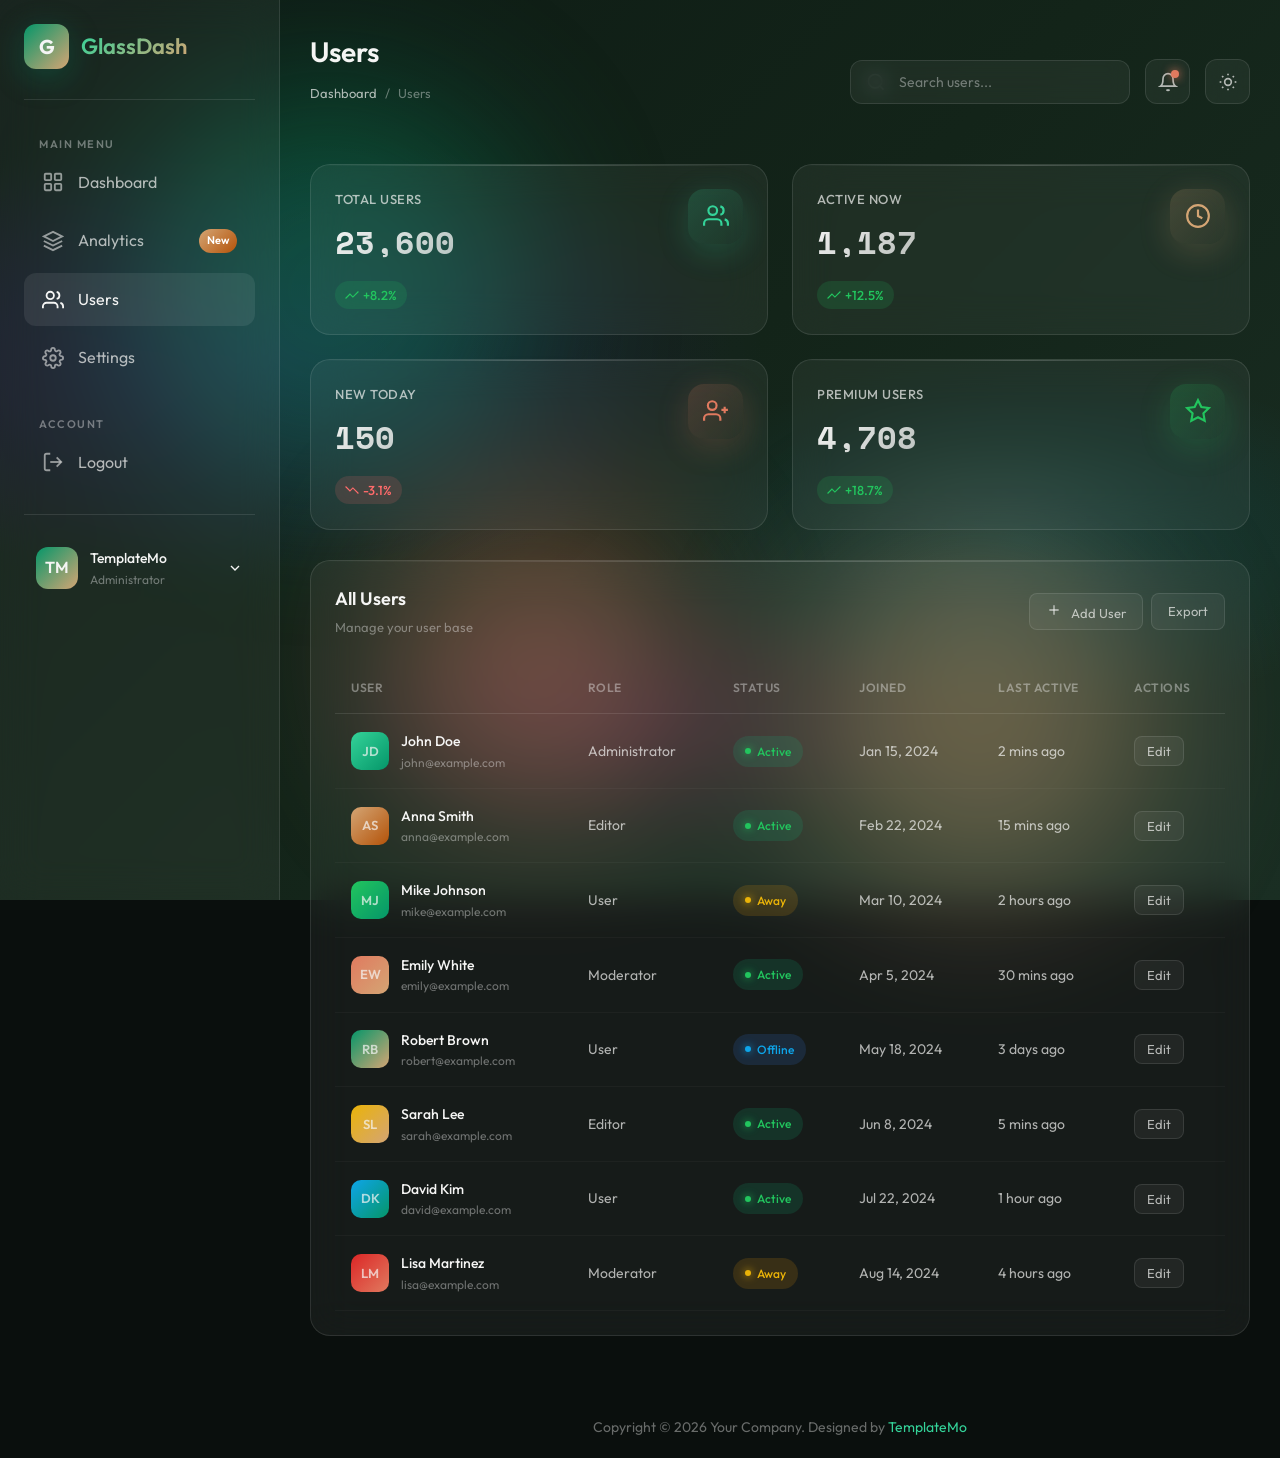
<file: admin/users.html>
<!DOCTYPE html>
<html lang="en">
<head>
    <meta charset="UTF-8">
    <meta name="viewport" content="width=device-width, initial-scale=1.0">
    <title>Users - 3D Glassmorphism Dashboard</title>
    <meta name="description" content="3D Glassmorphism Dashboard Template by TemplateMo">
    <link rel="preconnect" href="https://fonts.googleapis.com">
    <link rel="preconnect" href="https://fonts.gstatic.com" crossorigin>
    <link href="https://fonts.googleapis.com/css2?family=Outfit:wght@300;400;500;600;700&family=Space+Mono:wght@400;700&display=swap" rel="stylesheet">
    <link rel="stylesheet" href="templatemo-glass-admin-style.css">
    <!--

TemplateMo 607 Glass Admin

https://templatemo.com/tm-607-glass-admin

-->
</head>
<body>
    <!-- Animated Background -->
    <div class="background"></div>
    <div class="orb orb-1"></div>
    <div class="orb orb-2"></div>
    <div class="orb orb-3"></div>

    <div class="dashboard">
        <!-- Sidebar -->
        <aside class="sidebar" id="sidebar">
            <div class="sidebar-header">
                <div class="logo">G</div>
                <span class="logo-text">GlassDash</span>
            </div>

            <ul class="nav-menu">
                <li class="nav-section">
                    <span class="nav-section-title">Main Menu</span>
                    <ul>
                        <li class="nav-item">
                            <a href="index.html" class="nav-link">
                                <svg class="nav-icon" viewBox="0 0 24 24" fill="none" stroke="currentColor" stroke-width="2">
                                    <rect x="3" y="3" width="7" height="7" rx="1"/><rect x="14" y="3" width="7" height="7" rx="1"/>
                                    <rect x="3" y="14" width="7" height="7" rx="1"/><rect x="14" y="14" width="7" height="7" rx="1"/>
                                </svg>
                                Dashboard
                            </a>
                        </li>
                        <li class="nav-item">
                            <a href="analytics.html" class="nav-link">
                                <svg class="nav-icon" viewBox="0 0 24 24" fill="none" stroke="currentColor" stroke-width="2">
                                    <path d="M12 2L2 7l10 5 10-5-10-5z"/><path d="M2 17l10 5 10-5"/><path d="M2 12l10 5 10-5"/>
                                </svg>
                                Analytics
                                <span class="nav-badge">New</span>
                            </a>
                        </li>
                        <li class="nav-item">
                            <a href="users.html" class="nav-link active">
                                <svg class="nav-icon" viewBox="0 0 24 24" fill="none" stroke="currentColor" stroke-width="2">
                                    <path d="M17 21v-2a4 4 0 0 0-4-4H5a4 4 0 0 0-4 4v2"/><circle cx="9" cy="7" r="4"/>
                                    <path d="M23 21v-2a4 4 0 0 0-3-3.87"/><path d="M16 3.13a4 4 0 0 1 0 7.75"/>
                                </svg>
                                Users
                            </a>
                        </li>
                        <li class="nav-item">
                            <a href="settings.html" class="nav-link">
                                <svg class="nav-icon" viewBox="0 0 24 24" fill="none" stroke="currentColor" stroke-width="2">
                                    <circle cx="12" cy="12" r="3"/>
                                    <path d="M19.4 15a1.65 1.65 0 0 0 .33 1.82l.06.06a2 2 0 0 1 0 2.83 2 2 0 0 1-2.83 0l-.06-.06a1.65 1.65 0 0 0-1.82-.33 1.65 1.65 0 0 0-1 1.51V21a2 2 0 0 1-2 2 2 2 0 0 1-2-2v-.09A1.65 1.65 0 0 0 9 19.4a1.65 1.65 0 0 0-1.82.33l-.06.06a2 2 0 0 1-2.83 0 2 2 0 0 1 0-2.83l.06-.06a1.65 1.65 0 0 0 .33-1.82 1.65 1.65 0 0 0-1.51-1H3a2 2 0 0 1-2-2 2 2 0 0 1 2-2h.09A1.65 1.65 0 0 0 4.6 9a1.65 1.65 0 0 0-.33-1.82l-.06-.06a2 2 0 0 1 0-2.83 2 2 0 0 1 2.83 0l.06.06a1.65 1.65 0 0 0 1.82.33H9a1.65 1.65 0 0 0 1-1.51V3a2 2 0 0 1 2-2 2 2 0 0 1 2 2v.09a1.65 1.65 0 0 0 1 1.51 1.65 1.65 0 0 0 1.82-.33l.06-.06a2 2 0 0 1 2.83 0 2 2 0 0 1 0 2.83l-.06.06a1.65 1.65 0 0 0-.33 1.82V9a1.65 1.65 0 0 0 1.51 1H21a2 2 0 0 1 2 2 2 2 0 0 1-2 2h-.09a1.65 1.65 0 0 0-1.51 1z"/>
                                </svg>
                                Settings
                            </a>
                        </li>
                    </ul>
                </li>

                <li class="nav-section">
                    <span class="nav-section-title">Account</span>
                    <ul>
                        <li class="nav-item">
                            <a href="login.html" class="nav-link">
                                <svg class="nav-icon" viewBox="0 0 24 24" fill="none" stroke="currentColor" stroke-width="2">
                                    <path d="M9 21H5a2 2 0 0 1-2-2V5a2 2 0 0 1 2-2h4"/>
                                    <polyline points="16 17 21 12 16 7"/><line x1="21" y1="12" x2="9" y2="12"/>
                                </svg>
                                Logout
                            </a>
                        </li>
                    </ul>
                </li>
            </ul>

            <div class="sidebar-footer">
                <div class="user-profile">
                    <div class="user-avatar">TM</div>
                    <div class="user-info">
                        <div class="user-name">TemplateMo</div>
                        <div class="user-role">Administrator</div>
                    </div>
                    <svg width="16" height="16" viewBox="0 0 24 24" fill="none" stroke="currentColor" stroke-width="2">
                        <polyline points="6 9 12 15 18 9"/>
                    </svg>
                </div>
            </div>
        </aside>

        <!-- Main Content -->
        <main class="main-content">
            <!-- Top Navbar -->
            <nav class="navbar">
                <div class="page-header">
                    <h1 class="page-title">Users</h1>
                    <div class="page-breadcrumb">
                        <a href="index.html">Dashboard</a>
                        <span>/</span>
                        <span>Users</span>
                    </div>
                </div>
                <div class="navbar-right">
                    <div class="search-box">
                        <svg class="search-icon" viewBox="0 0 24 24" fill="none" stroke="currentColor" stroke-width="2">
                            <circle cx="11" cy="11" r="8"/><line x1="21" y1="21" x2="16.65" y2="16.65"/>
                        </svg>
                        <input type="text" class="search-input" placeholder="Search users...">
                    </div>
                    <button class="nav-btn">
                        <svg viewBox="0 0 24 24" fill="none" stroke="currentColor" stroke-width="2">
                            <path d="M18 8A6 6 0 0 0 6 8c0 7-3 9-3 9h18s-3-2-3-9"/><path d="M13.73 21a2 2 0 0 1-3.46 0"/>
                        </svg>
                        <span class="notification-dot"></span>
                    </button>
                    <button class="nav-btn" id="theme-toggle" title="Toggle Light/Dark Mode">
                        <svg class="icon-sun" viewBox="0 0 24 24" fill="none" stroke="currentColor" stroke-width="2">
                            <circle cx="12" cy="12" r="4"/><path d="M12 2v2"/><path d="M12 20v2"/>
                            <path d="M4.93 4.93l1.41 1.41"/><path d="M17.66 17.66l1.41 1.41"/>
                            <path d="M2 12h2"/><path d="M20 12h2"/>
                            <path d="M6.34 17.66l-1.41 1.41"/><path d="M19.07 4.93l-1.41 1.41"/>
                        </svg>
                        <svg class="icon-moon" viewBox="0 0 24 24" fill="none" stroke="currentColor" stroke-width="2" style="display: none;">
                            <path d="M21 12.79A9 9 0 1 1 11.21 3 7 7 0 0 0 21 12.79z"/>
                        </svg>
                    </button>
                </div>
            </nav>

            <!-- Stats Cards -->
            <section class="stats-grid">
                <div class="glass-card glass-card-3d stat-card">
                    <div class="stat-card-inner">
                        <div class="stat-info">
                            <h3>Total Users</h3>
                            <div class="stat-value">24,521</div>
                            <span class="stat-change positive">
                                <svg width="14" height="14" viewBox="0 0 24 24" fill="none" stroke="currentColor" stroke-width="2"><polyline points="23 6 13.5 15.5 8.5 10.5 1 18"/></svg>
                                +8.2%
                            </span>
                        </div>
                        <div class="stat-icon cyan">
                            <svg viewBox="0 0 24 24" fill="none" stroke="var(--emerald-light)" stroke-width="2">
                                <path d="M17 21v-2a4 4 0 0 0-4-4H5a4 4 0 0 0-4 4v2"/><circle cx="9" cy="7" r="4"/>
                                <path d="M23 21v-2a4 4 0 0 0-3-3.87"/><path d="M16 3.13a4 4 0 0 1 0 7.75"/>
                            </svg>
                        </div>
                    </div>
                </div>

                <div class="glass-card glass-card-3d stat-card">
                    <div class="stat-card-inner">
                        <div class="stat-info">
                            <h3>Active Now</h3>
                            <div class="stat-value">1,234</div>
                            <span class="stat-change positive">
                                <svg width="14" height="14" viewBox="0 0 24 24" fill="none" stroke="currentColor" stroke-width="2"><polyline points="23 6 13.5 15.5 8.5 10.5 1 18"/></svg>
                                +12.5%
                            </span>
                        </div>
                        <div class="stat-icon magenta">
                            <svg viewBox="0 0 24 24" fill="none" stroke="var(--gold)" stroke-width="2">
                                <circle cx="12" cy="12" r="10"/><path d="M12 6v6l4 2"/>
                            </svg>
                        </div>
                    </div>
                </div>

                <div class="glass-card glass-card-3d stat-card">
                    <div class="stat-card-inner">
                        <div class="stat-info">
                            <h3>New Today</h3>
                            <div class="stat-value">156</div>
                            <span class="stat-change negative">
                                <svg width="14" height="14" viewBox="0 0 24 24" fill="none" stroke="currentColor" stroke-width="2"><polyline points="23 18 13.5 8.5 8.5 13.5 1 6"/></svg>
                                -3.1%
                            </span>
                        </div>
                        <div class="stat-icon purple">
                            <svg viewBox="0 0 24 24" fill="none" stroke="var(--coral)" stroke-width="2">
                                <path d="M16 21v-2a4 4 0 0 0-4-4H5a4 4 0 0 0-4 4v2"/><circle cx="8.5" cy="7" r="4"/>
                                <line x1="20" y1="8" x2="20" y2="14"/><line x1="23" y1="11" x2="17" y2="11"/>
                            </svg>
                        </div>
                    </div>
                </div>

                <div class="glass-card glass-card-3d stat-card">
                    <div class="stat-card-inner">
                        <div class="stat-info">
                            <h3>Premium Users</h3>
                            <div class="stat-value">4,892</div>
                            <span class="stat-change positive">
                                <svg width="14" height="14" viewBox="0 0 24 24" fill="none" stroke="currentColor" stroke-width="2"><polyline points="23 6 13.5 15.5 8.5 10.5 1 18"/></svg>
                                +18.7%
                            </span>
                        </div>
                        <div class="stat-icon success">
                            <svg viewBox="0 0 24 24" fill="none" stroke="var(--success)" stroke-width="2">
                                <polygon points="12 2 15.09 8.26 22 9.27 17 14.14 18.18 21.02 12 17.77 5.82 21.02 7 14.14 2 9.27 8.91 8.26 12 2"/>
                            </svg>
                        </div>
                    </div>
                </div>
            </section>

            <!-- Users Table -->
            <section class="content-grid" style="grid-template-columns: 1fr;">
                <div class="glass-card table-card" style="grid-column: span 1;">
                    <div class="card-header">
                        <div>
                            <h2 class="card-title">All Users</h2>
                            <p class="card-subtitle">Manage your user base</p>
                        </div>
                        <div class="card-actions">
                            <button class="card-btn">
                                <svg width="16" height="16" viewBox="0 0 24 24" fill="none" stroke="currentColor" stroke-width="2" style="margin-right: 6px;">
                                    <line x1="12" y1="5" x2="12" y2="19"/><line x1="5" y1="12" x2="19" y2="12"/>
                                </svg>
                                Add User
                            </button>
                            <button class="card-btn">Export</button>
                        </div>
                    </div>
                    <div class="table-wrapper">
                        <table class="data-table">
                            <thead>
                                <tr>
                                    <th>User</th>
                                    <th>Role</th>
                                    <th>Status</th>
                                    <th>Joined</th>
                                    <th>Last Active</th>
                                    <th>Actions</th>
                                </tr>
                            </thead>
                            <tbody>
                                <tr>
                                    <td><div class="table-user"><div class="table-avatar" style="background: linear-gradient(135deg, var(--emerald-light), var(--emerald));">JD</div><div class="table-user-info"><span class="table-user-name">John Doe</span><span class="table-user-email">john@example.com</span></div></div></td>
                                    <td>Administrator</td>
                                    <td><span class="status-badge completed">Active</span></td>
                                    <td>Jan 15, 2024</td>
                                    <td>2 mins ago</td>
                                    <td>
                                        <button class="card-btn" style="padding: 6px 12px;">Edit</button>
                                    </td>
                                </tr>
                                <tr>
                                    <td><div class="table-user"><div class="table-avatar" style="background: linear-gradient(135deg, var(--gold), var(--amber));">AS</div><div class="table-user-info"><span class="table-user-name">Anna Smith</span><span class="table-user-email">anna@example.com</span></div></div></td>
                                    <td>Editor</td>
                                    <td><span class="status-badge completed">Active</span></td>
                                    <td>Feb 22, 2024</td>
                                    <td>15 mins ago</td>
                                    <td>
                                        <button class="card-btn" style="padding: 6px 12px;">Edit</button>
                                    </td>
                                </tr>
                                <tr>
                                    <td><div class="table-user"><div class="table-avatar" style="background: linear-gradient(135deg, var(--success), var(--emerald));">MJ</div><div class="table-user-info"><span class="table-user-name">Mike Johnson</span><span class="table-user-email">mike@example.com</span></div></div></td>
                                    <td>User</td>
                                    <td><span class="status-badge pending">Away</span></td>
                                    <td>Mar 10, 2024</td>
                                    <td>2 hours ago</td>
                                    <td>
                                        <button class="card-btn" style="padding: 6px 12px;">Edit</button>
                                    </td>
                                </tr>
                                <tr>
                                    <td><div class="table-user"><div class="table-avatar" style="background: linear-gradient(135deg, var(--coral), var(--gold));">EW</div><div class="table-user-info"><span class="table-user-name">Emily White</span><span class="table-user-email">emily@example.com</span></div></div></td>
                                    <td>Moderator</td>
                                    <td><span class="status-badge completed">Active</span></td>
                                    <td>Apr 5, 2024</td>
                                    <td>30 mins ago</td>
                                    <td>
                                        <button class="card-btn" style="padding: 6px 12px;">Edit</button>
                                    </td>
                                </tr>
                                <tr>
                                    <td><div class="table-user"><div class="table-avatar" style="background: linear-gradient(135deg, var(--emerald), var(--gold));">RB</div><div class="table-user-info"><span class="table-user-name">Robert Brown</span><span class="table-user-email">robert@example.com</span></div></div></td>
                                    <td>User</td>
                                    <td><span class="status-badge processing">Offline</span></td>
                                    <td>May 18, 2024</td>
                                    <td>3 days ago</td>
                                    <td>
                                        <button class="card-btn" style="padding: 6px 12px;">Edit</button>
                                    </td>
                                </tr>
                                <tr>
                                    <td><div class="table-user"><div class="table-avatar" style="background: linear-gradient(135deg, var(--warning), var(--gold));">SL</div><div class="table-user-info"><span class="table-user-name">Sarah Lee</span><span class="table-user-email">sarah@example.com</span></div></div></td>
                                    <td>Editor</td>
                                    <td><span class="status-badge completed">Active</span></td>
                                    <td>Jun 8, 2024</td>
                                    <td>5 mins ago</td>
                                    <td>
                                        <button class="card-btn" style="padding: 6px 12px;">Edit</button>
                                    </td>
                                </tr>
                                <tr>
                                    <td><div class="table-user"><div class="table-avatar" style="background: linear-gradient(135deg, var(--info), var(--emerald));">DK</div><div class="table-user-info"><span class="table-user-name">David Kim</span><span class="table-user-email">david@example.com</span></div></div></td>
                                    <td>User</td>
                                    <td><span class="status-badge completed">Active</span></td>
                                    <td>Jul 22, 2024</td>
                                    <td>1 hour ago</td>
                                    <td>
                                        <button class="card-btn" style="padding: 6px 12px;">Edit</button>
                                    </td>
                                </tr>
                                <tr>
                                    <td><div class="table-user"><div class="table-avatar" style="background: linear-gradient(135deg, var(--danger), var(--coral));">LM</div><div class="table-user-info"><span class="table-user-name">Lisa Martinez</span><span class="table-user-email">lisa@example.com</span></div></div></td>
                                    <td>Moderator</td>
                                    <td><span class="status-badge pending">Away</span></td>
                                    <td>Aug 14, 2024</td>
                                    <td>4 hours ago</td>
                                    <td>
                                        <button class="card-btn" style="padding: 6px 12px;">Edit</button>
                                    </td>
                                </tr>
                            </tbody>
                        </table>
                    </div>
                </div>
            </section>
        </main>
    </div>

    <!-- Mobile Menu Toggle -->
    <button class="mobile-menu-toggle">
        <svg viewBox="0 0 24 24" fill="none" stroke="currentColor" stroke-width="2">
            <line x1="3" y1="12" x2="21" y2="12"/><line x1="3" y1="6" x2="21" y2="6"/><line x1="3" y1="18" x2="21" y2="18"/>
        </svg>
    </button>

    <!-- Footer -->
    <footer class="site-footer">
        <p>Copyright © 2026 Your Company. Designed by <a href="https://templatemo.com" target="_blank" rel="nofollow">TemplateMo</a></p>
    </footer>

    <script src="templatemo-glass-admin-script.js"></script>
    <!-- TemplateMo 607 Glass Admin -->
</body>
</html>
</file>
<file: admin/templatemo-glass-admin-style.css>
/* ============================================
   TemplateMo 3D Glassmorphism Dashboard
   https://templatemo.com
   CSS Stylesheet
============================================ */

/* ============================================
   CSS CUSTOM PROPERTIES
============================================ */
:root {
    /* Primary Colors - Emerald & Gold Luxury */
    --emerald: #059669;
    --emerald-light: #34d399;
    --gold: #d4a574;
    --gold-light: #e8c9a0;
    --amber: #b45309;
    --cream: #fef3e2;
    
    /* Accent Colors */
    --coral: #e07a5f;
    --slate: #475569;
    
    /* Glass Colors */
    --glass-bg: rgba(255, 255, 255, 0.05);
    --glass-border: rgba(255, 255, 255, 0.1);
    --glass-shadow: rgba(0, 0, 0, 0.3);
    --glass-hover: rgba(255, 255, 255, 0.08);
    
    /* Background - Deep Forest */
    --bg-dark: #0a0f0d;
    --bg-gradient-1: #0d1a14;
    --bg-gradient-2: #132419;
    --bg-gradient-3: #1a2e23;
    
    /* Text */
    --text-primary: #f5f5f4;
    --text-secondary: rgba(245, 245, 244, 0.7);
    --text-muted: rgba(245, 245, 244, 0.4);
    
    /* Status Colors */
    --success: #22c55e;
    --warning: #eab308;
    --danger: #dc2626;
    --info: #0ea5e9;
    
    /* Spacing */
    --sidebar-width: 280px;
    --navbar-height: 70px;
    --border-radius: 20px;
    --card-padding: 24px;
    
    /* Transitions */
    --transition-fast: 0.2s ease;
    --transition-normal: 0.3s ease;
    --transition-slow: 0.5s ease;
}

/* Light Mode */
[data-theme="light"] {
    /* Glass Colors - Light */
    --glass-bg: rgba(255, 255, 255, 0.6);
    --glass-border: rgba(0, 0, 0, 0.1);
    --glass-shadow: rgba(0, 0, 0, 0.1);
    --glass-hover: rgba(255, 255, 255, 0.8);
    
    /* Background - Light */
    --bg-dark: #f5f5f0;
    --bg-gradient-1: #e8f5e9;
    --bg-gradient-2: #f1f8e9;
    --bg-gradient-3: #fefefe;
    
    /* Text - Light */
    --text-primary: #1a1a1a;
    --text-secondary: rgba(26, 26, 26, 0.7);
    --text-muted: rgba(26, 26, 26, 0.5);
}

[data-theme="light"] .orb {
    opacity: 0.15;
}

[data-theme="light"] .glass-card::before {
    background: linear-gradient(90deg, transparent, rgba(0,0,0,0.05), transparent);
}

[data-theme="light"] .stat-value {
    background: linear-gradient(135deg, var(--text-primary), var(--text-secondary));
    -webkit-background-clip: text;
    background-clip: text;
}

[data-theme="light"] .table-wrapper::-webkit-scrollbar-track {
    background: rgba(0, 0, 0, 0.05);
}

[data-theme="light"] .chart-wrapper::-webkit-scrollbar-track {
    background: rgba(0, 0, 0, 0.05);
}

[data-theme="light"] .activity-list::-webkit-scrollbar-thumb {
    background: var(--glass-border);
}

/* ============================================
   RESET & BASE STYLES
============================================ */
*, *::before, *::after {
    margin: 0;
    padding: 0;
    box-sizing: border-box;
}

html {
    scroll-behavior: smooth;
}

body {
    font-family: 'Outfit', sans-serif;
    background: var(--bg-dark);
    color: var(--text-primary);
    min-height: 100vh;
    overflow-x: hidden;
    line-height: 1.6;
}

a {
    text-decoration: none;
    color: inherit;
}

/* ============================================
   ANIMATED BACKGROUND
============================================ */
.background {
    position: fixed;
    top: 0;
    left: 0;
    width: 100%;
    height: 100%;
    z-index: -2;
    background: linear-gradient(135deg, var(--bg-gradient-1) 0%, var(--bg-gradient-2) 50%, var(--bg-gradient-3) 100%);
}

.background::before {
    content: '';
    position: absolute;
    top: 0;
    left: 0;
    width: 100%;
    height: 100%;
    background: 
        radial-gradient(ellipse 80% 50% at 20% 40%, rgba(120, 0, 255, 0.15) 0%, transparent 50%),
        radial-gradient(ellipse 60% 40% at 80% 60%, rgba(0, 200, 255, 0.12) 0%, transparent 50%),
        radial-gradient(ellipse 50% 30% at 50% 80%, rgba(255, 0, 200, 0.1) 0%, transparent 50%);
}

/* Floating Orbs */
.orb {
    position: fixed;
    border-radius: 50%;
    filter: blur(80px);
    opacity: 0.4;
    z-index: -1;
    animation: float 20s ease-in-out infinite;
}

.orb-1 {
    width: 400px;
    height: 400px;
    background: var(--emerald);
    top: 10%;
    left: 10%;
    animation-delay: 0s;
}

.orb-2 {
    width: 350px;
    height: 350px;
    background: var(--gold);
    top: 60%;
    right: 10%;
    animation-delay: -5s;
}

.orb-3 {
    width: 300px;
    height: 300px;
    background: var(--coral);
    bottom: 10%;
    left: 30%;
    animation-delay: -10s;
}

@keyframes float {
    0%, 100% { transform: translate(0, 0) scale(1); }
    25% { transform: translate(30px, -30px) scale(1.05); }
    50% { transform: translate(-20px, 20px) scale(0.95); }
    75% { transform: translate(20px, 10px) scale(1.02); }
}

/* ============================================
   LAYOUT STRUCTURE
============================================ */
.dashboard {
    display: flex;
    min-height: 100vh;
}

/* ============================================
   SIDEBAR
============================================ */
.sidebar {
    position: fixed;
    left: 0;
    top: 0;
    width: var(--sidebar-width);
    height: 100vh;
    background: var(--glass-bg);
    backdrop-filter: blur(20px);
    -webkit-backdrop-filter: blur(20px);
    border-right: 1px solid var(--glass-border);
    padding: 24px;
    z-index: 100;
    transition: all var(--transition-normal);
    overflow-y: auto;
}

/* Custom Scrollbar for Sidebar */
.sidebar::-webkit-scrollbar {
    width: 6px;
}

.sidebar::-webkit-scrollbar-track {
    background: transparent;
}

.sidebar::-webkit-scrollbar-thumb {
    background: var(--glass-border);
    border-radius: 3px;
}

.sidebar::-webkit-scrollbar-thumb:hover {
    background: var(--emerald-light);
}

.sidebar-header {
    display: flex;
    align-items: center;
    gap: 12px;
    padding-bottom: 30px;
    border-bottom: 1px solid var(--glass-border);
    margin-bottom: 30px;
}

.logo {
    width: 45px;
    height: 45px;
    background: linear-gradient(135deg, var(--emerald), var(--gold));
    border-radius: 12px;
    display: flex;
    align-items: center;
    justify-content: center;
    font-weight: 700;
    font-size: 20px;
    box-shadow: 0 8px 32px rgba(5, 150, 105, 0.3);
}

.logo-text {
    font-size: 22px;
    font-weight: 600;
    background: linear-gradient(135deg, var(--emerald-light), var(--gold));
    -webkit-background-clip: text;
    -webkit-text-fill-color: transparent;
    background-clip: text;
}

.nav-menu {
    list-style: none;
    flex: 1;
}

.nav-menu ul {
    list-style: none;
    padding: 0;
    margin: 0;
}

.nav-section {
    margin-bottom: 25px;
    list-style: none;
}

.nav-section-title {
    font-size: 11px;
    font-weight: 600;
    text-transform: uppercase;
    letter-spacing: 1.5px;
    color: var(--text-muted);
    margin-bottom: 12px;
    padding-left: 15px;
}

.nav-item {
    margin-bottom: 5px;
    list-style: none;
}

.nav-link {
    display: flex;
    align-items: center;
    gap: 14px;
    padding: 14px 18px;
    color: var(--text-secondary);
    text-decoration: none;
    border-radius: 12px;
    transition: all var(--transition-fast);
    position: relative;
    overflow: hidden;
}

.nav-link:hover {
    background: var(--glass-hover);
    color: var(--text-primary);
}

.nav-link.active {
    background: var(--glass-hover);
    color: var(--text-primary);
}

.nav-icon {
    width: 22px;
    height: 22px;
    opacity: 0.8;
}

.nav-link.active .nav-icon,
.nav-link:hover .nav-icon {
    opacity: 1;
}

.nav-badge {
    margin-left: auto;
    background: linear-gradient(135deg, var(--gold), var(--amber));
    color: white;
    font-size: 11px;
    font-weight: 600;
    padding: 3px 8px;
    border-radius: 20px;
}

/* Sidebar User Profile */
.sidebar-footer {
    padding-top: 20px;
    border-top: 1px solid var(--glass-border);
}

.user-profile {
    display: flex;
    align-items: center;
    gap: 12px;
    padding: 12px;
    border-radius: 12px;
    cursor: pointer;
    transition: background var(--transition-fast);
}

.user-profile:hover {
    background: var(--glass-hover);
}

.user-avatar {
    width: 42px;
    height: 42px;
    border-radius: 12px;
    background: linear-gradient(135deg, var(--emerald), var(--gold));
    display: flex;
    align-items: center;
    justify-content: center;
    font-weight: 600;
    font-size: 16px;
}

.user-info {
    flex: 1;
}

.user-name {
    font-weight: 500;
    font-size: 14px;
}

.user-role {
    font-size: 12px;
    color: var(--text-muted);
}

/* ============================================
   MAIN CONTENT
============================================ */
.main-content {
    flex: 1;
    margin-left: var(--sidebar-width);
    padding: 30px;
    min-height: 100vh;
}

/* ============================================
   TOP NAVBAR
============================================ */
.navbar {
    display: flex;
    align-items: center;
    justify-content: space-between;
    margin-bottom: 30px;
    gap: 20px;
}

.page-title {
    font-size: 28px;
    font-weight: 600;
}

.navbar-right {
    display: flex;
    align-items: center;
    gap: 15px;
}

.search-box {
    position: relative;
}

.search-input {
    width: 280px;
    padding: 12px 20px 12px 48px;
    background: var(--glass-bg);
    backdrop-filter: blur(10px);
    border: 1px solid var(--glass-border);
    border-radius: 12px;
    color: var(--text-primary);
    font-family: inherit;
    font-size: 14px;
    transition: all var(--transition-fast);
}

.search-input::placeholder {
    color: var(--text-muted);
}

.search-input:focus {
    outline: none;
    border-color: var(--emerald-light);
    box-shadow: 0 0 20px rgba(52, 211, 153, 0.2);
}

.search-icon {
    position: absolute;
    left: 16px;
    top: 50%;
    transform: translateY(-50%);
    width: 20px;
    height: 20px;
    color: var(--text-muted);
}

.nav-btn {
    width: 45px;
    height: 45px;
    background: var(--glass-bg);
    backdrop-filter: blur(10px);
    border: 1px solid var(--glass-border);
    border-radius: 12px;
    display: flex;
    align-items: center;
    justify-content: center;
    cursor: pointer;
    position: relative;
    transition: all var(--transition-fast);
}

.nav-btn:hover {
    background: var(--glass-hover);
    border-color: var(--emerald-light);
}

.nav-btn svg {
    width: 20px;
    height: 20px;
    color: var(--text-secondary);
}

.notification-dot {
    position: absolute;
    top: 10px;
    right: 10px;
    width: 8px;
    height: 8px;
    background: var(--coral);
    border-radius: 50%;
    box-shadow: 0 0 10px var(--coral);
}

/* ============================================
   GLASS CARD BASE
============================================ */
.glass-card {
    background: var(--glass-bg);
    backdrop-filter: blur(20px);
    -webkit-backdrop-filter: blur(20px);
    border: 1px solid var(--glass-border);
    border-radius: var(--border-radius);
    padding: var(--card-padding);
    position: relative;
    overflow: hidden;
    transition: all var(--transition-normal);
    transform-style: preserve-3d;
    perspective: 1000px;
}

.glass-card::before {
    content: '';
    position: absolute;
    top: 0;
    left: 0;
    right: 0;
    height: 1px;
    background: linear-gradient(90deg, transparent, rgba(255,255,255,0.2), transparent);
}

.glass-card:hover {
    background: var(--glass-hover);
    border-color: rgba(255, 255, 255, 0.15);
    box-shadow: 
        0 25px 50px -12px var(--glass-shadow),
        0 0 40px rgba(52, 211, 153, 0.1);
}

/* 3D Tilt Effect */
.glass-card-3d {
    transition: transform 0.4s cubic-bezier(0.03, 0.98, 0.52, 0.99);
}

.glass-card-3d:hover {
    transform: rotateX(5deg) rotateY(-5deg) translateZ(10px);
}

/* ============================================
   STATS CARDS
============================================ */
.stats-grid {
    display: grid;
    grid-template-columns: repeat(4, 1fr);
    gap: 24px;
    margin-bottom: 30px;
}

.stat-card {
    position: relative;
}

.stat-card-inner {
    display: flex;
    align-items: flex-start;
    justify-content: space-between;
}

.stat-info h3 {
    font-size: 13px;
    font-weight: 500;
    color: var(--text-secondary);
    margin-bottom: 8px;
    text-transform: uppercase;
    letter-spacing: 0.5px;
}

.stat-value {
    font-family: 'Space Mono', monospace;
    font-size: 32px;
    font-weight: 700;
    margin-bottom: 12px;
    background: linear-gradient(135deg, var(--text-primary), var(--text-secondary));
    -webkit-background-clip: text;
    -webkit-text-fill-color: transparent;
    background-clip: text;
}

.stat-change {
    display: inline-flex;
    align-items: center;
    gap: 4px;
    font-size: 13px;
    font-weight: 500;
    padding: 4px 10px;
    border-radius: 20px;
}

.stat-change.positive {
    color: var(--success);
    background: rgba(34, 197, 94, 0.15);
}

.stat-change.negative {
    color: #ff6b6b;
    background: rgba(255, 107, 107, 0.15);
}

.stat-icon {
    width: 55px;
    height: 55px;
    border-radius: 16px;
    display: flex;
    align-items: center;
    justify-content: center;
}

.stat-icon.cyan {
    background: linear-gradient(135deg, rgba(52, 211, 153, 0.2), rgba(52, 211, 153, 0.05));
    box-shadow: 0 8px 32px rgba(52, 211, 153, 0.2);
}

.stat-icon.magenta {
    background: linear-gradient(135deg, rgba(212, 165, 116, 0.2), rgba(212, 165, 116, 0.05));
    box-shadow: 0 8px 32px rgba(212, 165, 116, 0.2);
}

.stat-icon.purple {
    background: linear-gradient(135deg, rgba(224, 122, 95, 0.2), rgba(224, 122, 95, 0.05));
    box-shadow: 0 8px 32px rgba(224, 122, 95, 0.2);
}

.stat-icon.success {
    background: linear-gradient(135deg, rgba(34, 197, 94, 0.2), rgba(34, 197, 94, 0.05));
    box-shadow: 0 8px 32px rgba(34, 197, 94, 0.2);
}

.stat-icon svg {
    width: 26px;
    height: 26px;
}

/* Sparkline in stat card */
.stat-sparkline {
    position: absolute;
    bottom: 0;
    left: 0;
    right: 0;
    height: 50px;
    opacity: 0.3;
}

/* ============================================
   CONTENT GRID
============================================ */
.content-grid {
    display: grid;
    grid-template-columns: 2fr 1fr;
    gap: 24px;
    margin-bottom: 30px;
}

/* ============================================
   CHART CARD
============================================ */
.chart-card {
    min-height: 380px;
}

.card-header {
    display: flex;
    align-items: center;
    justify-content: space-between;
    margin-bottom: 24px;
}

.card-title {
    font-size: 18px;
    font-weight: 600;
}

.card-subtitle {
    font-size: 13px;
    color: var(--text-muted);
    margin-top: 4px;
}

.card-actions {
    display: flex;
    gap: 8px;
}

.card-btn {
    padding: 8px 16px;
    background: var(--glass-bg);
    border: 1px solid var(--glass-border);
    border-radius: 8px;
    color: var(--text-secondary);
    font-family: inherit;
    font-size: 13px;
    cursor: pointer;
    transition: all var(--transition-fast);
}

.card-btn:hover,
.card-btn.active {
    background: var(--glass-hover);
    border-color: var(--emerald-light);
    color: var(--text-primary);
}

/* Chart Container */
.chart-wrapper {
    overflow-x: auto;
    margin: 0 -10px;
    padding: 0 10px;
}

.chart-wrapper::-webkit-scrollbar {
    height: 8px;
}

.chart-wrapper::-webkit-scrollbar-track {
    background: rgba(255, 255, 255, 0.05);
    border-radius: 4px;
}

.chart-wrapper::-webkit-scrollbar-thumb {
    background: linear-gradient(90deg, var(--emerald), var(--gold));
    border-radius: 4px;
}

.chart-wrapper::-webkit-scrollbar-thumb:hover {
    background: linear-gradient(90deg, var(--emerald-light), var(--gold-light));
}

.chart-container {
    height: 250px;
    position: relative;
    display: flex;
    min-width: 500px;
}

.chart-y-axis {
    display: flex;
    flex-direction: column;
    justify-content: space-between;
    padding: 20px 0;
    padding-right: 12px;
    text-align: right;
}

.y-value {
    font-family: 'Space Mono', monospace;
    font-size: 11px;
    color: var(--text-muted);
}

.chart-placeholder {
    flex: 1;
    height: 100%;
    display: flex;
    align-items: flex-end;
    justify-content: space-between;
    gap: 8px;
    padding: 20px 0;
    border-left: 1px solid var(--glass-border);
    padding-left: 12px;
}

.chart-bar-group {
    flex: 1;
    height: 100%;
    display: flex;
    flex-direction: column;
    align-items: center;
    justify-content: flex-end;
    gap: 8px;
}

.chart-bar {
    width: 100%;
    max-width: 40px;
    border-radius: 8px 8px 0 0;
    background: linear-gradient(180deg, var(--emerald-light), var(--emerald));
    transition: all var(--transition-normal);
    position: relative;
    min-height: 10px;
}

.chart-bar.bar-emerald {
    background: linear-gradient(180deg, #6db897, #3d8b6e);
}

.chart-bar.bar-gold {
    background: linear-gradient(180deg, #c9b896, #a89068);
}

.chart-bar.bar-coral {
    background: linear-gradient(180deg, #d4a090, #b87a68);
}

.chart-bar.bar-teal {
    background: linear-gradient(180deg, #7ac4b8, #4a9e92);
}

.chart-bar.bar-amber {
    background: linear-gradient(180deg, #d4b06a, #a88542);
}

.chart-bar::before {
    content: '';
    position: absolute;
    top: 0;
    left: 0;
    right: 0;
    height: 50%;
    background: linear-gradient(180deg, rgba(255,255,255,0.2), transparent);
    border-radius: 8px 8px 0 0;
}

.chart-bar:hover {
    filter: brightness(1.15);
    transform: scaleY(1.02);
    transform-origin: bottom;
}

.chart-bar.bar-emerald:hover {
    box-shadow: 0 0 16px rgba(61, 139, 110, 0.4);
}

.chart-bar.bar-gold:hover {
    box-shadow: 0 0 16px rgba(168, 144, 104, 0.4);
}

.chart-bar.bar-coral:hover {
    box-shadow: 0 0 16px rgba(184, 122, 104, 0.4);
}

.chart-bar.bar-teal:hover {
    box-shadow: 0 0 16px rgba(74, 158, 146, 0.4);
}

.chart-bar.bar-amber:hover {
    box-shadow: 0 0 16px rgba(168, 133, 66, 0.4);
}

.chart-label {
    font-size: 11px;
    color: var(--text-muted);
    font-weight: 500;
}

/* ============================================
   ACTIVITY FEED
============================================ */
.activity-card {
    max-height: 380px;
    display: flex;
    flex-direction: column;
}

.activity-list {
    flex: 1;
    overflow-y: auto;
    margin: 0 -10px;
    padding: 0 10px;
}

.activity-list::-webkit-scrollbar {
    width: 4px;
}

.activity-list::-webkit-scrollbar-track {
    background: transparent;
}

.activity-list::-webkit-scrollbar-thumb {
    background: var(--glass-border);
    border-radius: 2px;
}

.activity-item {
    display: flex;
    align-items: flex-start;
    gap: 14px;
    padding: 14px 0;
    border-bottom: 1px solid var(--glass-border);
}

.activity-item:last-child {
    border-bottom: none;
}

.activity-avatar {
    width: 40px;
    height: 40px;
    border-radius: 10px;
    display: flex;
    align-items: center;
    justify-content: center;
    font-weight: 600;
    font-size: 14px;
    flex-shrink: 0;
}

.activity-content {
    flex: 1;
    min-width: 0;
}

.activity-text {
    font-size: 14px;
    color: var(--text-secondary);
    margin-bottom: 4px;
}

.activity-text strong {
    color: var(--text-primary);
    font-weight: 500;
}

.activity-time {
    font-size: 12px;
    color: var(--text-muted);
}

/* ============================================
   DATA TABLE
============================================ */
.table-card {
    grid-column: span 2;
}

.table-wrapper {
    overflow-x: auto;
    margin: 0 -10px;
    padding: 0 10px;
}

.table-wrapper::-webkit-scrollbar {
    height: 8px;
}

.table-wrapper::-webkit-scrollbar-track {
    background: rgba(255, 255, 255, 0.05);
    border-radius: 4px;
}

.table-wrapper::-webkit-scrollbar-thumb {
    background: linear-gradient(90deg, var(--emerald), var(--gold));
    border-radius: 4px;
}

.table-wrapper::-webkit-scrollbar-thumb:hover {
    background: linear-gradient(90deg, var(--emerald-light), var(--gold-light));
}

.data-table {
    width: 100%;
    min-width: 700px;
    border-collapse: collapse;
}

.data-table th,
.data-table td {
    padding: 16px;
    text-align: left;
}

.data-table th {
    font-size: 12px;
    font-weight: 600;
    text-transform: uppercase;
    letter-spacing: 0.5px;
    color: var(--text-muted);
    border-bottom: 1px solid var(--glass-border);
}

.data-table tr {
    transition: background var(--transition-fast);
}

.data-table tbody tr:hover {
    background: var(--glass-hover);
}

.data-table td {
    font-size: 14px;
    color: var(--text-secondary);
    border-bottom: 1px solid rgba(255, 255, 255, 0.03);
}

.table-user {
    display: flex;
    align-items: center;
    gap: 12px;
}

.table-avatar {
    width: 38px;
    height: 38px;
    border-radius: 10px;
    display: flex;
    align-items: center;
    justify-content: center;
    font-weight: 600;
    font-size: 13px;
}

.table-user-info {
    display: flex;
    flex-direction: column;
}

.table-user-name {
    color: var(--text-primary);
    font-weight: 500;
}

.table-user-email {
    font-size: 12px;
    color: var(--text-muted);
}

.status-badge {
    display: inline-flex;
    align-items: center;
    gap: 6px;
    padding: 6px 12px;
    border-radius: 20px;
    font-size: 12px;
    font-weight: 500;
}

.status-badge::before {
    content: '';
    width: 6px;
    height: 6px;
    border-radius: 50%;
}

.status-badge.completed {
    background: rgba(16, 185, 129, 0.15);
    color: var(--success);
}

.status-badge.completed::before {
    background: var(--success);
    box-shadow: 0 0 8px var(--success);
}

.status-badge.pending {
    background: rgba(245, 158, 11, 0.15);
    color: var(--warning);
}

.status-badge.pending::before {
    background: var(--warning);
    box-shadow: 0 0 8px var(--warning);
}

.status-badge.processing {
    background: rgba(59, 130, 246, 0.15);
    color: var(--info);
}

.status-badge.processing::before {
    background: var(--info);
    box-shadow: 0 0 8px var(--info);
}

.table-amount {
    font-family: 'Space Mono', monospace;
    font-weight: 600;
    color: var(--text-primary);
}

/* ============================================
   PROGRESS BARS
============================================ */
.progress-card {
    padding: var(--card-padding);
}

.progress-item {
    margin-bottom: 24px;
}

.progress-item:last-child {
    margin-bottom: 0;
}

.progress-header {
    display: flex;
    justify-content: space-between;
    margin-bottom: 10px;
}

.progress-label {
    font-size: 14px;
    font-weight: 500;
}

.progress-value {
    font-family: 'Space Mono', monospace;
    font-size: 14px;
    color: var(--text-secondary);
}

.progress-bar {
    height: 8px;
    background: rgba(255, 255, 255, 0.1);
    border-radius: 10px;
    overflow: hidden;
}

.progress-fill {
    height: 100%;
    border-radius: 10px;
    transition: width 1s ease-out;
    position: relative;
}

.progress-fill::after {
    content: '';
    position: absolute;
    top: 0;
    left: 0;
    right: 0;
    height: 50%;
    background: linear-gradient(180deg, rgba(255,255,255,0.3), transparent);
}

.progress-fill.cyan {
    background: linear-gradient(90deg, var(--emerald-light), var(--emerald));
    box-shadow: 0 0 20px rgba(52, 211, 153, 0.4);
}

.progress-fill.magenta {
    background: linear-gradient(90deg, var(--gold-light), var(--gold));
    box-shadow: 0 0 20px rgba(212, 165, 116, 0.4);
}

.progress-fill.purple {
    background: linear-gradient(90deg, var(--coral), var(--amber));
    box-shadow: 0 0 20px rgba(224, 122, 95, 0.4);
}

/* ============================================
   BOTTOM GRID
============================================ */
.bottom-grid {
    display: grid;
    grid-template-columns: repeat(3, 1fr);
    gap: 24px;
}

/* ============================================
   CALENDAR WIDGET
============================================ */
.calendar-header {
    display: flex;
    align-items: center;
    justify-content: space-between;
    margin-bottom: 20px;
}

.calendar-nav {
    display: flex;
    gap: 8px;
}

.calendar-nav-btn {
    width: 32px;
    height: 32px;
    background: var(--glass-bg);
    border: 1px solid var(--glass-border);
    border-radius: 8px;
    display: flex;
    align-items: center;
    justify-content: center;
    cursor: pointer;
    transition: all var(--transition-fast);
}

.calendar-nav-btn:hover {
    background: var(--glass-hover);
    border-color: var(--emerald-light);
}

.calendar-nav-btn svg {
    width: 16px;
    height: 16px;
    color: var(--text-secondary);
}

.calendar-grid {
    display: grid;
    grid-template-columns: repeat(7, 1fr);
    gap: 4px;
    text-align: center;
}

.calendar-day-name {
    font-size: 11px;
    font-weight: 600;
    color: var(--text-muted);
    padding: 8px 0;
    text-transform: uppercase;
}

.calendar-day {
    aspect-ratio: 1;
    display: flex;
    align-items: center;
    justify-content: center;
    font-size: 13px;
    border-radius: 8px;
    cursor: pointer;
    transition: all var(--transition-fast);
}

.calendar-day:hover {
    background: var(--glass-hover);
}

.calendar-day.other-month {
    color: var(--text-muted);
}

.calendar-day.today {
    background: linear-gradient(135deg, var(--emerald), var(--emerald-light));
    color: white;
    font-weight: 600;
    box-shadow: 0 4px 15px rgba(5, 150, 105, 0.3);
}

.calendar-day.has-event::after {
    content: '';
    position: absolute;
    bottom: 4px;
    width: 4px;
    height: 4px;
    background: var(--gold);
    border-radius: 50%;
}

/* ============================================
   DONUT CHART
============================================ */
.donut-container {
    display: flex;
    align-items: center;
    gap: 30px;
    margin-top: 20px;
}

.donut-chart {
    width: 140px;
    height: 140px;
    position: relative;
}

.donut-chart svg {
    transform: rotate(-90deg);
}

.donut-chart circle {
    fill: none;
    stroke-width: 20;
}

.donut-bg {
    stroke: rgba(255, 255, 255, 0.1);
}

.donut-segment {
    stroke-linecap: round;
    transition: stroke-dashoffset 1s ease-out;
}

.donut-center {
    position: absolute;
    top: 50%;
    left: 50%;
    transform: translate(-50%, -50%);
    text-align: center;
}

.donut-value {
    font-family: 'Space Mono', monospace;
    font-size: 28px;
    font-weight: 700;
}

.donut-label {
    font-size: 12px;
    color: var(--text-muted);
}

.donut-legend {
    display: flex;
    flex-direction: column;
    gap: 12px;
}

.legend-item {
    display: flex;
    align-items: center;
    gap: 10px;
    font-size: 13px;
}

.legend-color {
    width: 12px;
    height: 12px;
    border-radius: 4px;
}

.legend-color.cyan { background: var(--emerald-light); }
.legend-color.magenta { background: var(--gold); }
.legend-color.purple { background: var(--coral); }

/* ============================================
   WEATHER WIDGET
============================================ */
.weather-main {
    display: flex;
    align-items: center;
    gap: 20px;
    margin-bottom: 24px;
}

.weather-icon {
    width: 80px;
    height: 80px;
    background: linear-gradient(135deg, rgba(52, 211, 153, 0.2), rgba(212, 165, 116, 0.2));
    border-radius: 20px;
    display: flex;
    align-items: center;
    justify-content: center;
}

.weather-icon svg {
    width: 45px;
    height: 45px;
    color: var(--emerald-light);
}

.weather-temp {
    font-family: 'Space Mono', monospace;
    font-size: 48px;
    font-weight: 700;
    line-height: 1;
}

.weather-desc {
    font-size: 14px;
    color: var(--text-secondary);
    margin-top: 4px;
}

.weather-details {
    display: grid;
    grid-template-columns: repeat(3, 1fr);
    gap: 16px;
}

.weather-detail {
    text-align: center;
    padding: 12px;
    background: var(--glass-bg);
    border-radius: 12px;
}

.weather-detail-value {
    font-family: 'Space Mono', monospace;
    font-size: 18px;
    font-weight: 600;
    margin-bottom: 4px;
}

.weather-detail-label {
    font-size: 11px;
    color: var(--text-muted);
    text-transform: uppercase;
}

/* ============================================
   MOBILE MENU TOGGLE
============================================ */
.mobile-menu-toggle {
    display: none;
    position: fixed;
    bottom: 24px;
    right: 24px;
    width: 56px;
    height: 56px;
    background: linear-gradient(135deg, var(--emerald), var(--gold));
    border: none;
    border-radius: 16px;
    cursor: pointer;
    z-index: 200;
    box-shadow: 0 8px 32px rgba(5, 150, 105, 0.3);
}

.mobile-menu-toggle svg {
    width: 24px;
    height: 24px;
    color: white;
}

/* ============================================
   LOGIN PAGE STYLES
============================================ */
.login-page {
    min-height: 100vh;
    display: flex;
    flex-direction: column;
    align-items: center;
    justify-content: center;
    padding: 40px 20px;
}

.login-container {
    width: 100%;
    max-width: 440px;
}

.login-card {
    background: var(--glass-bg);
    backdrop-filter: blur(20px);
    -webkit-backdrop-filter: blur(20px);
    border: 1px solid var(--glass-border);
    border-radius: var(--border-radius);
    padding: 48px 40px;
    position: relative;
    overflow: hidden;
}

.login-card::before {
    content: '';
    position: absolute;
    top: 0;
    left: 0;
    right: 0;
    height: 1px;
    background: linear-gradient(90deg, transparent, rgba(255,255,255,0.2), transparent);
}

.login-header {
    text-align: center;
    margin-bottom: 40px;
}

.login-logo {
    width: 70px;
    height: 70px;
    background: linear-gradient(135deg, var(--emerald), var(--gold));
    border-radius: 18px;
    display: flex;
    align-items: center;
    justify-content: center;
    font-weight: 700;
    font-size: 28px;
    margin: 0 auto 20px;
    box-shadow: 0 12px 40px rgba(5, 150, 105, 0.3);
}

.login-title {
    font-size: 28px;
    font-weight: 600;
    margin-bottom: 8px;
}

.login-subtitle {
    font-size: 14px;
    color: var(--text-muted);
}

.form-group {
    margin-bottom: 24px;
}

.form-label {
    display: block;
    font-size: 13px;
    font-weight: 500;
    color: var(--text-secondary);
    margin-bottom: 8px;
}

.form-input {
    width: 100%;
    padding: 14px 18px;
    background: var(--glass-bg);
    border: 1px solid var(--glass-border);
    border-radius: 12px;
    color: var(--text-primary);
    font-family: inherit;
    font-size: 15px;
    transition: all var(--transition-fast);
}

.form-input::placeholder {
    color: var(--text-muted);
}

.form-input:focus {
    outline: none;
    border-color: var(--emerald-light);
    box-shadow: 0 0 20px rgba(52, 211, 153, 0.2);
}

.form-row {
    display: flex;
    align-items: center;
    justify-content: space-between;
    margin-bottom: 30px;
}

.checkbox-label {
    display: flex;
    align-items: center;
    gap: 10px;
    font-size: 14px;
    color: var(--text-secondary);
    cursor: pointer;
}

.checkbox-label input {
    width: 18px;
    height: 18px;
    accent-color: var(--emerald);
}

.forgot-link {
    font-size: 14px;
    color: var(--emerald-light);
    text-decoration: none;
    transition: color var(--transition-fast);
}

.forgot-link:hover {
    color: var(--gold);
}

.btn {
    display: inline-flex;
    align-items: center;
    justify-content: center;
    gap: 10px;
    padding: 14px 28px;
    border: none;
    border-radius: 12px;
    font-family: inherit;
    font-size: 15px;
    font-weight: 500;
    cursor: pointer;
    transition: all var(--transition-fast);
}

.btn-primary {
    width: 100%;
    background: linear-gradient(135deg, var(--emerald), var(--emerald-light));
    color: white;
    box-shadow: 0 8px 24px rgba(5, 150, 105, 0.3);
}

.btn-primary:hover {
    transform: translateY(-2px);
    box-shadow: 0 12px 32px rgba(5, 150, 105, 0.4);
}

.btn-secondary {
    width: 100%;
    background: var(--glass-bg);
    border: 1px solid var(--glass-border);
    color: var(--text-primary);
}

.btn-secondary:hover {
    background: var(--glass-hover);
    border-color: var(--emerald-light);
}

.divider {
    display: flex;
    align-items: center;
    gap: 16px;
    margin: 28px 0;
}

.divider::before,
.divider::after {
    content: '';
    flex: 1;
    height: 1px;
    background: var(--glass-border);
}

.divider span {
    font-size: 13px;
    color: var(--text-muted);
}

.social-login {
    display: flex;
    gap: 12px;
    margin-bottom: 28px;
}

.social-btn {
    flex: 1;
    padding: 12px;
    background: var(--glass-bg);
    border: 1px solid var(--glass-border);
    border-radius: 12px;
    display: flex;
    align-items: center;
    justify-content: center;
    cursor: pointer;
    transition: all var(--transition-fast);
}

.social-btn:hover {
    background: var(--glass-hover);
    border-color: var(--emerald-light);
}

.social-btn svg {
    width: 22px;
    height: 22px;
}

.login-footer {
    text-align: center;
    font-size: 14px;
    color: var(--text-muted);
}

.login-footer a {
    color: var(--emerald-light);
    text-decoration: none;
}

.login-footer a:hover {
    color: var(--gold);
}

/* ============================================
   PAGE HEADER (for inner pages)
============================================ */
.page-header {
    margin-bottom: 30px;
}

.page-header .page-title {
    margin-bottom: 8px;
}

.page-breadcrumb {
    display: flex;
    align-items: center;
    gap: 8px;
    font-size: 13px;
    color: var(--text-muted);
}

.page-breadcrumb a {
    color: var(--text-secondary);
    transition: color var(--transition-fast);
}

.page-breadcrumb a:hover {
    color: var(--emerald-light);
}

.page-breadcrumb span {
    color: var(--text-muted);
}

/* ============================================
   FOOTER
============================================ */
.site-footer {
    text-align: center;
    padding: 20px;
    margin-left: var(--sidebar-width);
    color: var(--text-muted);
    font-size: 14px;
}

.site-footer a {
    color: var(--emerald-light);
    transition: color var(--transition-fast);
}

.site-footer a:hover {
    color: var(--gold);
}

/* Login/Register page footer */
.login-page .site-footer {
    margin-left: 0;
    position: relative;
    padding: 30px 20px;
    text-align: center;
    margin-top: 30px;
}

/* Floating Theme Toggle for Login/Register */
.theme-toggle-float {
    position: fixed;
    top: 24px;
    right: 24px;
    width: 45px;
    height: 45px;
    background: var(--glass-bg);
    backdrop-filter: blur(10px);
    -webkit-backdrop-filter: blur(10px);
    border: 1px solid var(--glass-border);
    border-radius: 12px;
    display: flex;
    align-items: center;
    justify-content: center;
    cursor: pointer;
    z-index: 100;
    transition: all var(--transition-fast);
}

.theme-toggle-float:hover {
    background: var(--glass-hover);
    border-color: var(--emerald-light);
}

.theme-toggle-float svg {
    width: 20px;
    height: 20px;
    color: var(--text-secondary);
}

/* ============================================
   SETTINGS PAGE
============================================ */
.settings-grid {
    display: grid;
    grid-template-columns: 250px 1fr;
    gap: 24px;
}

.settings-nav {
    list-style: none;
}

.settings-nav-item {
    margin-bottom: 8px;
}

.settings-nav-link {
    display: flex;
    align-items: center;
    gap: 12px;
    padding: 14px 18px;
    color: var(--text-secondary);
    border-radius: 12px;
    transition: all var(--transition-fast);
}

.settings-nav-link:hover {
    background: var(--glass-hover);
    color: var(--text-primary);
}

.settings-nav-link.active {
    background: var(--glass-hover);
    color: var(--text-primary);
}

.settings-nav-link svg {
    width: 20px;
    height: 20px;
    opacity: 0.7;
}

.settings-nav-link.active svg,
.settings-nav-link:hover svg {
    opacity: 1;
}

.settings-section {
    margin-bottom: 32px;
}

.settings-section:last-child {
    margin-bottom: 0;
}

.settings-section-title {
    font-size: 18px;
    font-weight: 600;
    margin-bottom: 20px;
    padding-bottom: 12px;
    border-bottom: 1px solid var(--glass-border);
}

.settings-row {
    display: flex;
    align-items: center;
    justify-content: space-between;
    padding: 16px 0;
    border-bottom: 1px solid rgba(255, 255, 255, 0.05);
}

.settings-row:last-child {
    border-bottom: none;
}

.settings-label {
    display: flex;
    flex-direction: column;
    gap: 4px;
}

.settings-label-title {
    font-weight: 500;
    color: var(--text-primary);
}

.settings-label-desc {
    font-size: 13px;
    color: var(--text-muted);
}

/* Toggle Switch */
.toggle-switch {
    position: relative;
    width: 50px;
    height: 26px;
}

.toggle-switch input {
    opacity: 0;
    width: 0;
    height: 0;
}

.toggle-slider {
    position: absolute;
    cursor: pointer;
    top: 0;
    left: 0;
    right: 0;
    bottom: 0;
    background: var(--glass-bg);
    border: 1px solid var(--glass-border);
    border-radius: 26px;
    transition: all var(--transition-fast);
}

.toggle-slider::before {
    position: absolute;
    content: "";
    height: 18px;
    width: 18px;
    left: 3px;
    bottom: 3px;
    background: var(--text-secondary);
    border-radius: 50%;
    transition: all var(--transition-fast);
}

.toggle-switch input:checked + .toggle-slider {
    background: linear-gradient(135deg, var(--emerald), var(--emerald-light));
    border-color: var(--emerald);
}

.toggle-switch input:checked + .toggle-slider::before {
    transform: translateX(24px);
    background: white;
}

/* Settings Select Dropdown */
.settings-select {
    padding: 10px 16px;
    background: rgba(19, 36, 25, 0.95);
    border: 1px solid var(--glass-border);
    border-radius: 8px;
    color: var(--text-primary);
    font-family: inherit;
    font-size: 14px;
    cursor: pointer;
    min-width: 150px;
    appearance: none;
    -webkit-appearance: none;
    -moz-appearance: none;
    background-image: url("data:image/svg+xml,%3Csvg xmlns='http://www.w3.org/2000/svg' width='12' height='12' viewBox='0 0 24 24' fill='none' stroke='%2334d399' stroke-width='2'%3E%3Cpolyline points='6 9 12 15 18 9'/%3E%3C/svg%3E");
    background-repeat: no-repeat;
    background-position: right 12px center;
    padding-right: 36px;
}

.settings-select:focus {
    outline: none;
    border-color: var(--emerald-light);
    box-shadow: 0 0 15px rgba(52, 211, 153, 0.15);
}

.settings-select option {
    background: rgba(19, 36, 25, 0.98);
    color: var(--text-primary);
    padding: 10px;
}

[data-theme="light"] .settings-select {
    background-color: rgba(245, 245, 240, 0.95);
}

[data-theme="light"] .settings-select option {
    background: rgba(245, 245, 240, 0.98);
    color: #1a1a1a;
}

/* Profile Header */
.profile-header {
    display: flex;
    align-items: center;
    gap: 24px;
    margin-bottom: 32px;
}

.profile-avatar-large {
    width: 100px;
    height: 100px;
    border-radius: 20px;
    background: linear-gradient(135deg, var(--emerald), var(--gold));
    display: flex;
    align-items: center;
    justify-content: center;
    font-weight: 700;
    font-size: 36px;
    position: relative;
}

.profile-avatar-edit {
    position: absolute;
    bottom: -8px;
    right: -8px;
    width: 32px;
    height: 32px;
    background: var(--glass-bg);
    backdrop-filter: blur(10px);
    border: 1px solid var(--glass-border);
    border-radius: 10px;
    display: flex;
    align-items: center;
    justify-content: center;
    cursor: pointer;
    transition: all var(--transition-fast);
}

.profile-avatar-edit:hover {
    background: var(--glass-hover);
    border-color: var(--emerald-light);
}

.profile-avatar-edit svg {
    width: 16px;
    height: 16px;
    color: var(--text-secondary);
}

.profile-info h2 {
    font-size: 24px;
    font-weight: 600;
    margin-bottom: 4px;
}

.profile-info p {
    color: var(--text-muted);
    font-size: 14px;
}

/* Settings Form Grid */
.form-grid {
    display: grid;
    grid-template-columns: 1fr 1fr;
    gap: 20px;
}

.form-group-settings {
    display: flex;
    flex-direction: column;
    gap: 8px;
}

.form-group-settings.full-width {
    grid-column: span 2;
}

.form-group-settings label {
    font-size: 13px;
    font-weight: 500;
    color: var(--text-secondary);
}

.form-group-settings input,
.form-group-settings textarea {
    padding: 12px 16px;
    background: var(--glass-bg);
    border: 1px solid var(--glass-border);
    border-radius: 10px;
    color: var(--text-primary);
    font-family: inherit;
    font-size: 14px;
    transition: all var(--transition-fast);
}

.form-group-settings input:focus,
.form-group-settings textarea:focus {
    outline: none;
    border-color: var(--emerald-light);
    box-shadow: 0 0 20px rgba(52, 211, 153, 0.15);
}

.form-group-settings textarea {
    resize: vertical;
    min-height: 100px;
}

.btn-group {
    display: flex;
    gap: 12px;
    margin-top: 24px;
}

/* Settings Tab Content */
.settings-tab-content {
    display: none;
}

.settings-tab-content.active {
    display: block;
    animation: settingsFadeIn 0.3s ease;
}

@keyframes settingsFadeIn {
    from { opacity: 0; transform: translateY(10px); }
    to { opacity: 1; transform: translateY(0); }
}

/* ============================================
   RESPONSIVE DESIGN
============================================ */
@media (max-width: 1400px) {
    .stats-grid {
        grid-template-columns: repeat(2, 1fr);
    }
    
    .bottom-grid {
        grid-template-columns: repeat(2, 1fr);
    }
}

@media (max-width: 1200px) {
    .content-grid {
        grid-template-columns: 1fr;
    }
    
    .table-card {
        grid-column: span 1;
    }
}

@media (max-width: 992px) {
    :root {
        --sidebar-width: 0px;
    }
    
    .sidebar {
        transform: translateX(-100%);
        width: 280px;
    }
    
    .sidebar.open {
        transform: translateX(0);
    }
    
    .main-content {
        margin-left: 0;
    }
    
    .mobile-menu-toggle {
        display: flex;
        align-items: center;
        justify-content: center;
    }
    
    .bottom-grid {
        grid-template-columns: 1fr;
    }

    .site-footer {
        margin-left: 0;
    }

    .settings-grid {
        grid-template-columns: 1fr;
    }

    .settings-nav-card {
        display: none;
    }
}

@media (max-width: 768px) {
    .stats-grid {
        grid-template-columns: 1fr;
    }
    
    .navbar {
        flex-wrap: wrap;
    }
    
    .search-box {
        order: 3;
        width: 100%;
    }
    
    .search-input {
        width: 100%;
    }
    
    .page-title {
        font-size: 22px;
    }
    
    .donut-container {
        flex-direction: column;
    }

    .login-card {
        padding: 36px 24px;
    }

    .form-grid {
        grid-template-columns: 1fr;
    }

    .form-group-settings.full-width {
        grid-column: span 1;
    }

    .profile-header {
        flex-direction: column;
        text-align: center;
    }
}

@media (max-width: 480px) {
    .main-content {
        padding: 20px 15px;
    }
    
    .glass-card {
        padding: 18px;
    }
    
    .stat-value {
        font-size: 26px;
    }
    
    .data-table {
        font-size: 13px;
    }
    
    .data-table th,
    .data-table td {
        padding: 12px 8px;
    }

    .social-login {
        flex-direction: column;
    }
}

/* ============================================
   ANIMATIONS
============================================ */
@keyframes fadeInUp {
    from {
        opacity: 0;
        transform: translateY(30px);
    }
    to {
        opacity: 1;
        transform: translateY(0);
    }
}

.glass-card {
    animation: fadeInUp 0.6s ease-out backwards;
}

.stats-grid .glass-card:nth-child(1) { animation-delay: 0.1s; }
.stats-grid .glass-card:nth-child(2) { animation-delay: 0.2s; }
.stats-grid .glass-card:nth-child(3) { animation-delay: 0.3s; }
.stats-grid .glass-card:nth-child(4) { animation-delay: 0.4s; }

.content-grid .glass-card:nth-child(1) { animation-delay: 0.5s; }
.content-grid .glass-card:nth-child(2) { animation-delay: 0.6s; }
.content-grid .glass-card:nth-child(3) { animation-delay: 0.7s; }

.bottom-grid .glass-card:nth-child(1) { animation-delay: 0.8s; }
.bottom-grid .glass-card:nth-child(2) { animation-delay: 0.9s; }
.bottom-grid .glass-card:nth-child(3) { animation-delay: 1s; }

.login-card {
    animation: fadeInUp 0.6s ease-out;
}
</file>
